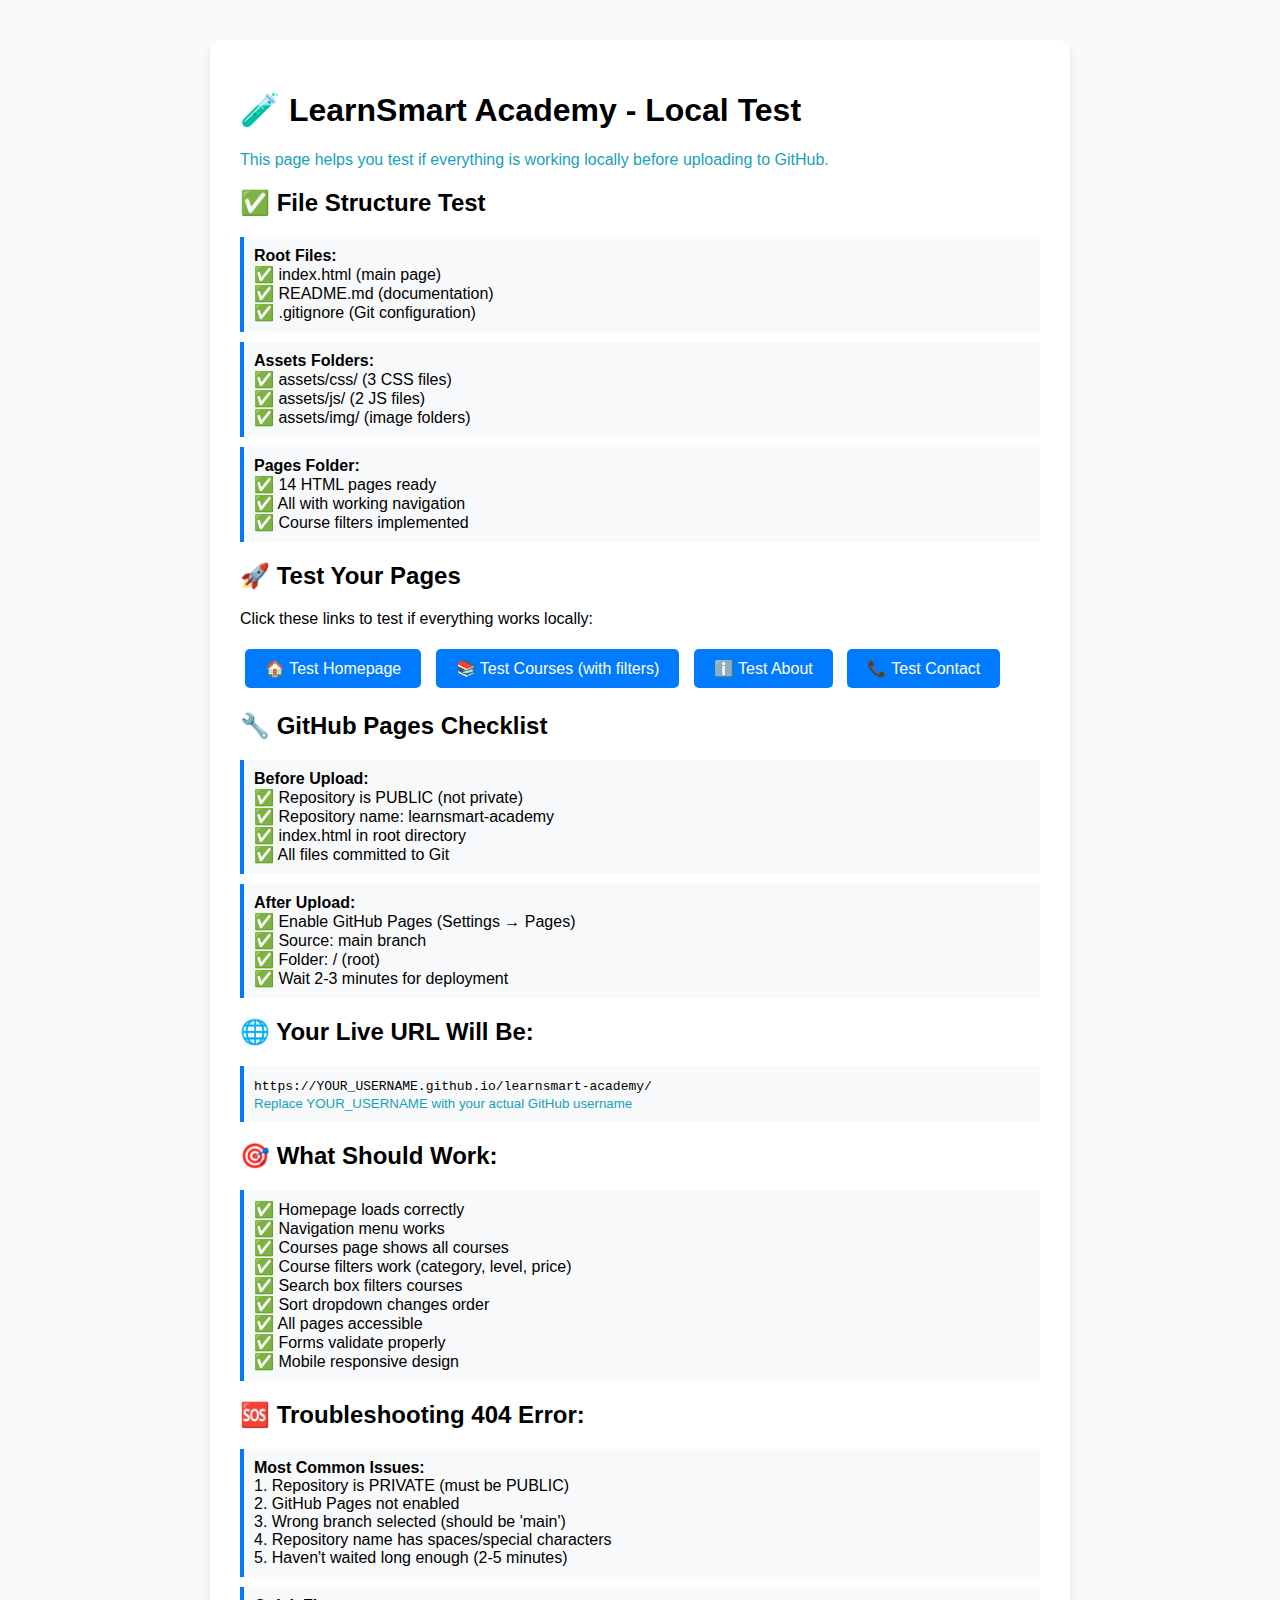
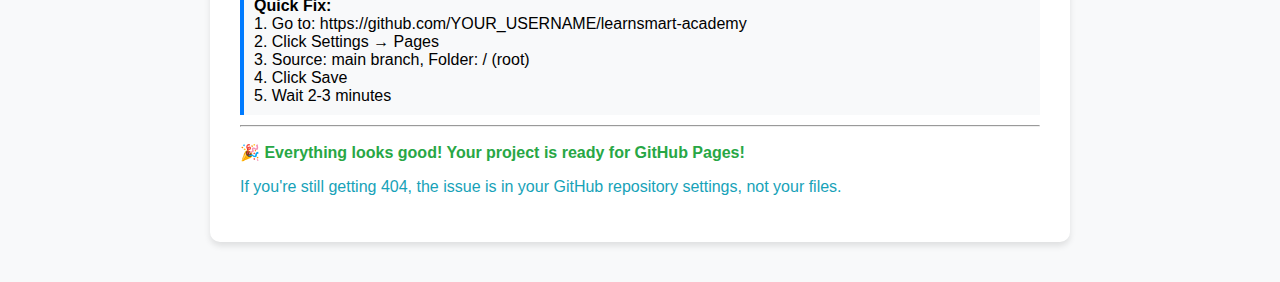
<file: test-local.html>
<!DOCTYPE html>
<html lang="en">
<head>
    <meta charset="UTF-8">
    <meta name="viewport" content="width=device-width, initial-scale=1.0">
    <title>Local Test - LearnSmart Academy</title>
    <style>
        body { font-family: Arial, sans-serif; margin: 40px; background: #f8f9fa; }
        .container { max-width: 800px; margin: 0 auto; background: white; padding: 30px; border-radius: 10px; box-shadow: 0 4px 6px rgba(0,0,0,0.1); }
        .success { color: #28a745; font-weight: bold; }
        .error { color: #dc3545; font-weight: bold; }
        .info { color: #17a2b8; }
        .test-item { margin: 10px 0; padding: 10px; border-left: 4px solid #007bff; background: #f8f9fa; }
        .btn { display: inline-block; padding: 10px 20px; background: #007bff; color: white; text-decoration: none; border-radius: 5px; margin: 5px; }
        .btn:hover { background: #0056b3; }
    </style>
</head>
<body>
    <div class="container">
        <h1>🧪 LearnSmart Academy - Local Test</h1>
        <p class="info">This page helps you test if everything is working locally before uploading to GitHub.</p>
        
        <h2>✅ File Structure Test</h2>
        <div class="test-item">
            <strong>Root Files:</strong>
            <br>✅ index.html (main page)
            <br>✅ README.md (documentation)
            <br>✅ .gitignore (Git configuration)
        </div>
        
        <div class="test-item">
            <strong>Assets Folders:</strong>
            <br>✅ assets/css/ (3 CSS files)
            <br>✅ assets/js/ (2 JS files)
            <br>✅ assets/img/ (image folders)
        </div>
        
        <div class="test-item">
            <strong>Pages Folder:</strong>
            <br>✅ 14 HTML pages ready
            <br>✅ All with working navigation
            <br>✅ Course filters implemented
        </div>
        
        <h2>🚀 Test Your Pages</h2>
        <p>Click these links to test if everything works locally:</p>
        
        <a href="index.html" class="btn">🏠 Test Homepage</a>
        <a href="pages/courses.html" class="btn">📚 Test Courses (with filters)</a>
        <a href="pages/about.html" class="btn">ℹ️ Test About</a>
        <a href="pages/contact.html" class="btn">📞 Test Contact</a>
        
        <h2>🔧 GitHub Pages Checklist</h2>
        <div class="test-item">
            <strong>Before Upload:</strong>
            <br>✅ Repository is PUBLIC (not private)
            <br>✅ Repository name: learnsmart-academy
            <br>✅ index.html in root directory
            <br>✅ All files committed to Git
        </div>
        
        <div class="test-item">
            <strong>After Upload:</strong>
            <br>✅ Enable GitHub Pages (Settings → Pages)
            <br>✅ Source: main branch
            <br>✅ Folder: / (root)
            <br>✅ Wait 2-3 minutes for deployment
        </div>
        
        <h2>🌐 Your Live URL Will Be:</h2>
        <div class="test-item">
            <code>https://YOUR_USERNAME.github.io/learnsmart-academy/</code>
            <br><small class="info">Replace YOUR_USERNAME with your actual GitHub username</small>
        </div>
        
        <h2>🎯 What Should Work:</h2>
        <div class="test-item">
            ✅ Homepage loads correctly
            <br>✅ Navigation menu works
            <br>✅ Courses page shows all courses
            <br>✅ Course filters work (category, level, price)
            <br>✅ Search box filters courses
            <br>✅ Sort dropdown changes order
            <br>✅ All pages accessible
            <br>✅ Forms validate properly
            <br>✅ Mobile responsive design
        </div>
        
        <h2>🆘 Troubleshooting 404 Error:</h2>
        <div class="test-item">
            <strong>Most Common Issues:</strong>
            <br>1. Repository is PRIVATE (must be PUBLIC)
            <br>2. GitHub Pages not enabled
            <br>3. Wrong branch selected (should be 'main')
            <br>4. Repository name has spaces/special characters
            <br>5. Haven't waited long enough (2-5 minutes)
        </div>
        
        <div class="test-item">
            <strong>Quick Fix:</strong>
            <br>1. Go to: https://github.com/YOUR_USERNAME/learnsmart-academy
            <br>2. Click Settings → Pages
            <br>3. Source: main branch, Folder: / (root)
            <br>4. Click Save
            <br>5. Wait 2-3 minutes
        </div>
        
        <hr>
        <p class="success"><strong>🎉 Everything looks good! Your project is ready for GitHub Pages!</strong></p>
        <p class="info">If you're still getting 404, the issue is in your GitHub repository settings, not your files.</p>
    </div>
</body>
</html>
</file>
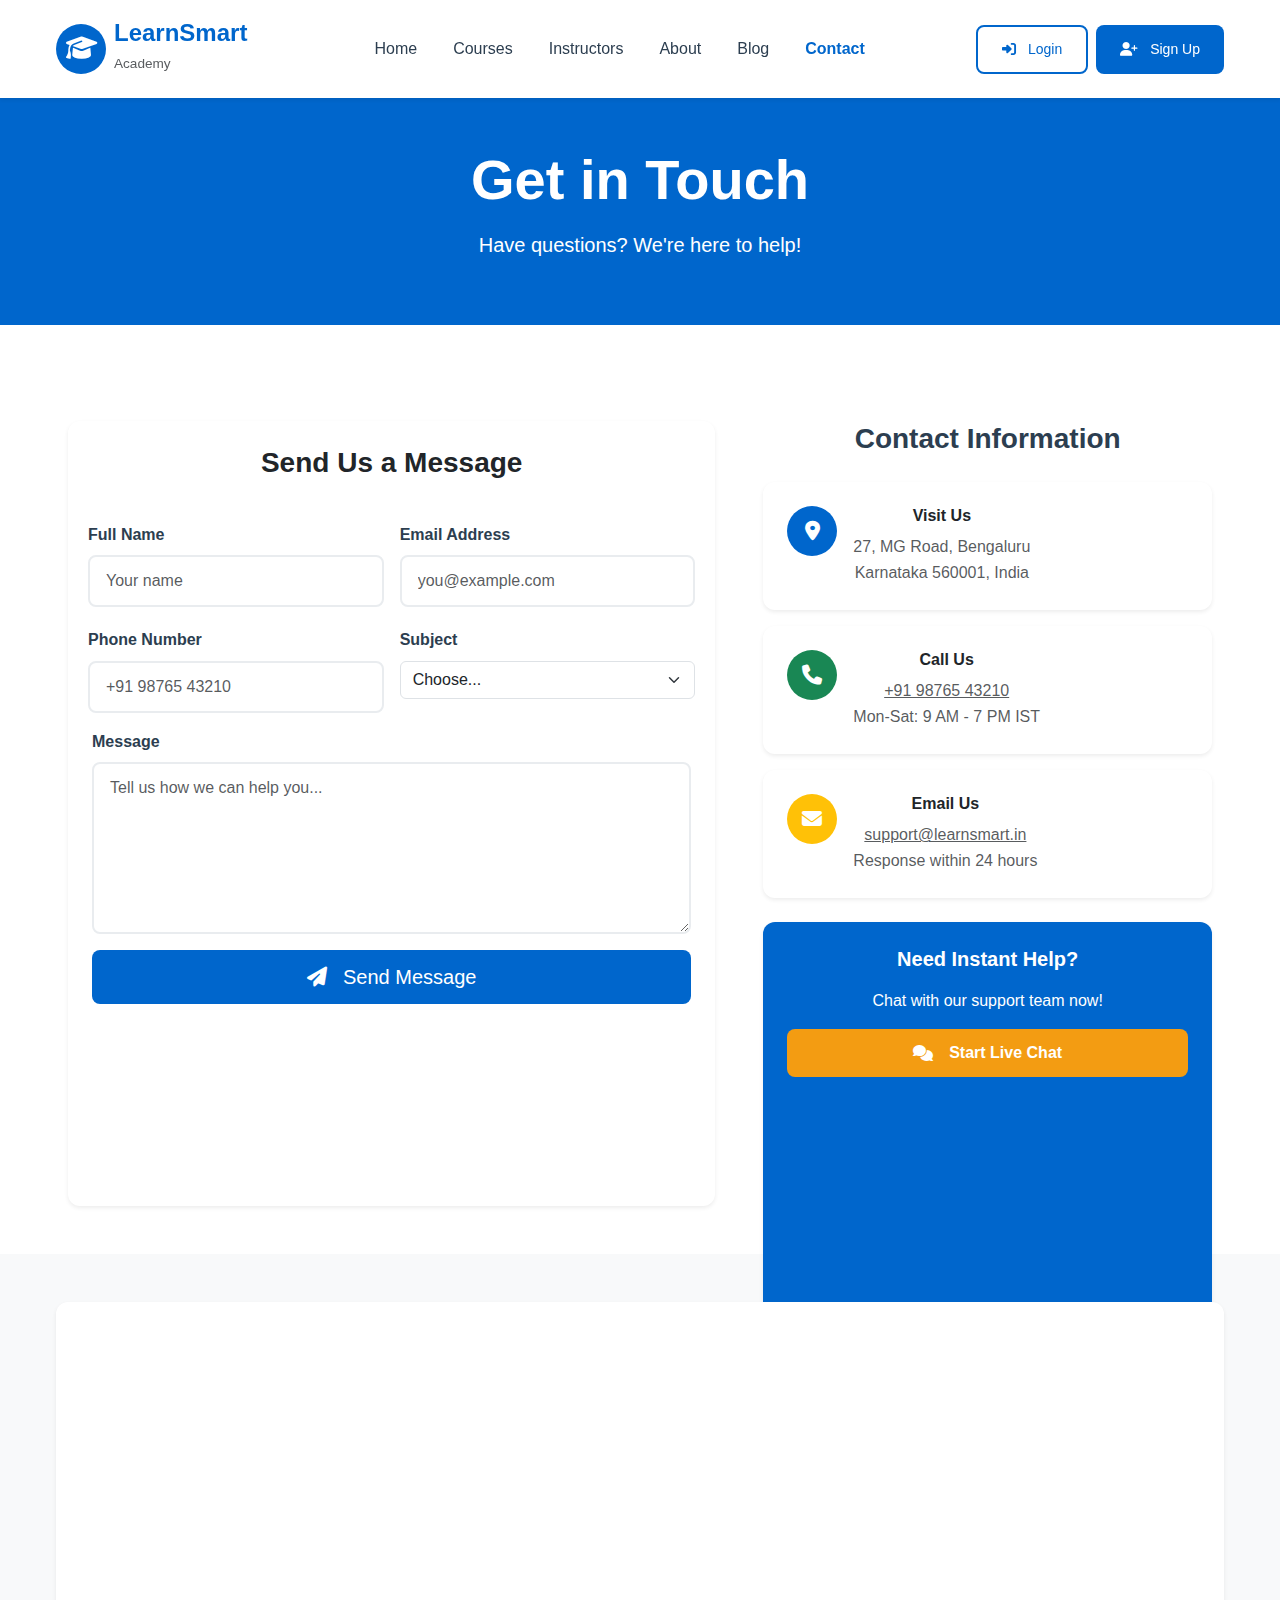
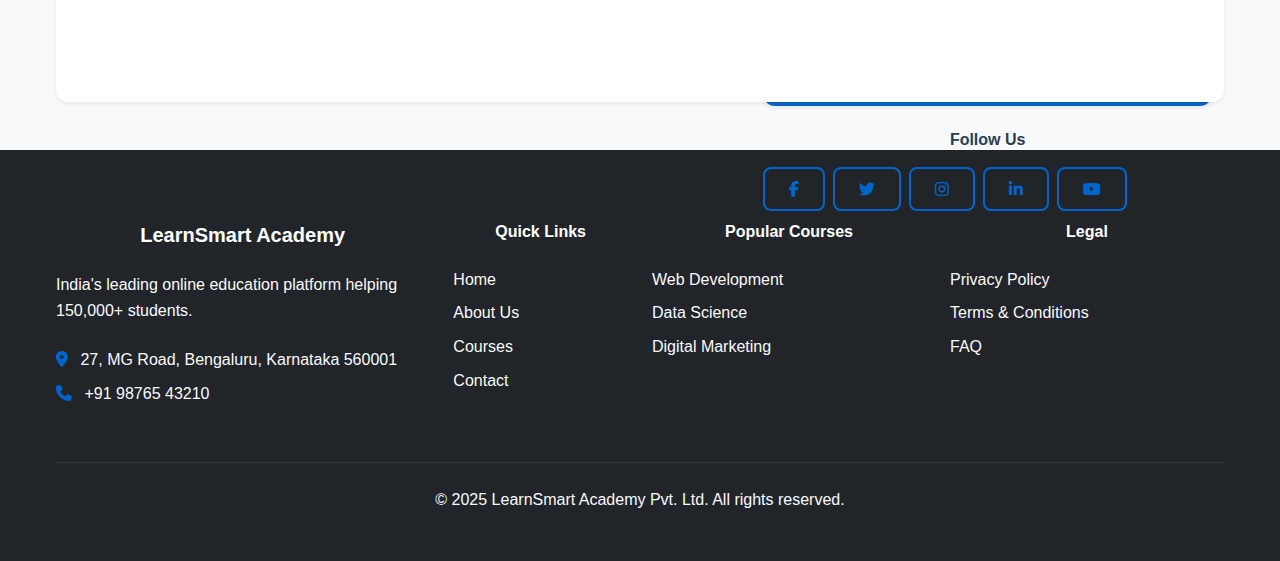
<file: pages/contact.html>
<!DOCTYPE html>
<html lang="en">
<head>
    <meta charset="UTF-8">
    <meta name="viewport" content="width=device-width, initial-scale=1.0">
    <meta name="description" content="Contact LearnSmart Academy - We're here to help! Get in touch with our support team.">
    <title>Contact Us - LearnSmart Academy</title>
    
    <!-- Favicon -->
    <link rel="icon" type="image/x-icon" href="data:image/svg+xml,<svg xmlns='http://www.w3.org/2000/svg' viewBox='0 0 100 100'><text y='.9em' font-size='90'>🎓</text></svg>">
    
    <link href="https://cdn.jsdelivr.net/npm/bootstrap@5.3.2/dist/css/bootstrap.min.css" rel="stylesheet">
    <link href="https://cdnjs.cloudflare.com/ajax/libs/font-awesome/6.4.0/css/all.min.css" rel="stylesheet">
    <link href="../assets/css/style.css" rel="stylesheet">
    <link href="../assets/css/layout.css" rel="stylesheet">
    <link href="../assets/css/responsive.css" rel="stylesheet">
</head>
<body>
    <!-- Header Navigation -->
    <nav class="navbar navbar-expand-lg navbar-light bg-white sticky-top shadow-sm">
        <div class="container">
            <a class="navbar-brand d-flex align-items-center" href="../index.html">
                <div class="bg-primary text-white rounded-circle d-flex align-items-center justify-content-center me-2" 
                     style="width: 50px; height: 50px;">
                    <i class="fas fa-graduation-cap fa-lg"></i>
                </div>
                <div>
                    <h4 class="mb-0 fw-bold text-primary" style="line-height: 1;">LearnSmart</h4>
                    <small class="text-muted" style="font-size: 0.85rem;">Academy</small>
                </div>
            </a>
            
            <button class="navbar-toggler border-0" type="button" data-bs-toggle="collapse" data-bs-target="#navbarMain">
                <span class="navbar-toggler-icon"></span>
            </button>
            
            <div class="collapse navbar-collapse" id="navbarMain">
                <ul class="navbar-nav mx-auto">
                    <li class="nav-item"><a class="nav-link" href="../index.html">Home</a></li>
                    <li class="nav-item"><a class="nav-link" href="courses.html">Courses</a></li>
                    <li class="nav-item"><a class="nav-link" href="instructors.html">Instructors</a></li>
                    <li class="nav-item"><a class="nav-link" href="about.html">About</a></li>
                    <li class="nav-item"><a class="nav-link" href="blog.html">Blog</a></li>
                    <li class="nav-item"><a class="nav-link active fw-bold" href="contact.html">Contact</a></li>
                </ul>
                <div class="d-flex gap-2">
                    <a href="login.html" class="btn btn-outline-primary btn-sm">
                        <i class="fas fa-sign-in-alt me-1"></i>Login
                    </a>
                    <a href="register.html" class="btn btn-primary btn-sm">
                        <i class="fas fa-user-plus me-1"></i>Sign Up
                    </a>
                </div>
            </div>
        </div>
    </nav>
    
    <!-- Page Header -->
    <section class="bg-primary text-white py-5">
        <div class="container text-center">
            <h1 class="display-4 fw-bold mb-3">Get in Touch</h1>
            <p class="lead">Have questions? We're here to help!</p>
        </div>
    </section>
    
    <!-- Contact Section -->
    <section class="section">
        <div class="container">
            <div class="row g-5">
                <!-- Contact Form -->
                <div class="col-lg-7">
                    <div class="card border-0 shadow-sm p-4">
                        <h3 class="fw-bold mb-4">Send Us a Message</h3>
                        <form id="contactForm">
                            <div class="row g-3">
                                <div class="col-md-6">
                                    <label for="name" class="form-label fw-bold">Full Name</label>
                                    <input type="text" class="form-control" id="name" placeholder="Your name" required>
                                </div>
                                <div class="col-md-6">
                                    <label for="email" class="form-label fw-bold">Email Address</label>
                                    <input type="email" class="form-control" id="email" placeholder="you@example.com" required>
                                </div>
                            </div>
                            
                            <div class="row g-3 mt-1">
                                <div class="col-md-6">
                                    <label for="phone" class="form-label fw-bold">Phone Number</label>
                                    <input type="tel" class="form-control" id="phone" placeholder="+91 98765 43210" required>
                                </div>
                                <div class="col-md-6">
                                    <label for="subject" class="form-label fw-bold">Subject</label>
                                    <select class="form-select" id="subject" required>
                                        <option value="">Choose...</option>
                                        <option>General Inquiry</option>
                                        <option>Course Support</option>
                                        <option>Technical Issue</option>
                                        <option>Payment Issue</option>
                                        <option>Become an Instructor</option>
                                        <option>Partnership</option>
                                    </select>
                                </div>
                            </div>
                            
                            <div class="mb-3 mt-3">
                                <label for="message" class="form-label fw-bold">Message</label>
                                <textarea class="form-control" id="message" rows="6" 
                                          placeholder="Tell us how we can help you..." required></textarea>
                            </div>
                            
                            <button type="submit" class="btn btn-primary btn-lg w-100">
                                <i class="fas fa-paper-plane me-2"></i>Send Message
                            </button>
                        </form>
                    </div>
                </div>
                
                <!-- Contact Info -->
                <div class="col-lg-5">
                    <div class="mb-4">
                        <h3 class="fw-bold mb-4">Contact Information</h3>
                        
                        <div class="card border-0 shadow-sm mb-3">
                            <div class="card-body p-4">
                                <div class="d-flex">
                                    <div class="bg-primary text-white rounded-circle d-flex align-items-center justify-content-center me-3" 
                                         style="width: 50px; height: 50px; flex-shrink: 0;">
                                        <i class="fas fa-map-marker-alt fa-lg"></i>
                                    </div>
                                    <div>
                                        <h6 class="fw-bold mb-2">Visit Us</h6>
                                        <p class="text-muted mb-0">
                                            27, MG Road, Bengaluru<br>
                                            Karnataka 560001, India
                                        </p>
                                    </div>
                                </div>
                            </div>
                        </div>
                        
                        <div class="card border-0 shadow-sm mb-3">
                            <div class="card-body p-4">
                                <div class="d-flex">
                                    <div class="bg-success text-white rounded-circle d-flex align-items-center justify-content-center me-3" 
                                         style="width: 50px; height: 50px; flex-shrink: 0;">
                                        <i class="fas fa-phone fa-lg"></i>
                                    </div>
                                    <div>
                                        <h6 class="fw-bold mb-2">Call Us</h6>
                                        <p class="text-muted mb-0">
                                            <a href="tel:+919876543210" class="text-muted">+91 98765 43210</a><br>
                                            Mon-Sat: 9 AM - 7 PM IST
                                        </p>
                                    </div>
                                </div>
                            </div>
                        </div>
                        
                        <div class="card border-0 shadow-sm mb-3">
                            <div class="card-body p-4">
                                <div class="d-flex">
                                    <div class="bg-warning text-white rounded-circle d-flex align-items-center justify-content-center me-3" 
                                         style="width: 50px; height: 50px; flex-shrink: 0;">
                                        <i class="fas fa-envelope fa-lg"></i>
                                    </div>
                                    <div>
                                        <h6 class="fw-bold mb-2">Email Us</h6>
                                        <p class="text-muted mb-0">
                                            <a href="mailto:support@learnsmart.in" class="text-muted">support@learnsmart.in</a><br>
                                            Response within 24 hours
                                        </p>
                                    </div>
                                </div>
                            </div>
                        </div>
                    </div>
                    
                    <div class="card border-0 shadow-sm bg-primary text-white p-4">
                        <h5 class="fw-bold mb-3">Need Instant Help?</h5>
                        <p class="mb-3">Chat with our support team now!</p>
                        <button class="btn btn-warning fw-bold">
                            <i class="fas fa-comments me-2"></i>Start Live Chat
                        </button>
                    </div>
                    
                    <div class="mt-4">
                        <h6 class="fw-bold mb-3">Follow Us</h6>
                        <div class="d-flex gap-2">
                            <a href="#" class="btn btn-outline-primary"><i class="fab fa-facebook-f"></i></a>
                            <a href="#" class="btn btn-outline-primary"><i class="fab fa-twitter"></i></a>
                            <a href="#" class="btn btn-outline-primary"><i class="fab fa-instagram"></i></a>
                            <a href="#" class="btn btn-outline-primary"><i class="fab fa-linkedin-in"></i></a>
                            <a href="#" class="btn btn-outline-primary"><i class="fab fa-youtube"></i></a>
                        </div>
                    </div>
                </div>
            </div>
        </div>
    </section>
    
    <!-- Map Section -->
    <section class="section bg-light">
        <div class="container">
            <div class="card border-0 shadow-sm">
                <div class="card-body p-0">
                    <iframe 
                        src="https://www.google.com/maps/embed?pb=!1m18!1m12!1m3!1d3887.8977524439626!2d77.60353931482175!3d12.975753590851383!2m3!1f0!2f0!3f0!3m2!1i1024!2i768!4f13.1!3m3!1m2!1s0x3bae1670c9b44e6d%3A0xf8dfc3e8517e4fe0!2sBengaluru%2C%20Karnataka!5e0!3m2!1sen!2sin!4v1635000000000!5m2!1sen!2sin" 
                        width="100%" 
                        height="400" 
                        style="border:0;" 
                        allowfullscreen="" 
                        loading="lazy">
                    </iframe>
                </div>
            </div>
        </div>
    </section>
    
    <!-- Footer -->
    <footer class="bg-dark text-light py-5">
        <div class="container">
            <div class="row g-4">
                <div class="col-lg-4 col-md-6">
                    <h5 class="text-white mb-4">LearnSmart Academy</h5>
                    <p class="text-light mb-4">
                        India's leading online education platform helping 150,000+ students.
                    </p>
                    <div class="mb-2">
                        <i class="fas fa-map-marker-alt text-primary me-2"></i>
                        <span>27, MG Road, Bengaluru, Karnataka 560001</span>
                    </div>
                    <div class="mb-2">
                        <i class="fas fa-phone text-primary me-2"></i>
                        <a href="tel:+919876543210" class="text-light">+91 98765 43210</a>
                    </div>
                </div>
                
                <div class="col-lg-2 col-md-6">
                    <h6 class="text-white mb-4">Quick Links</h6>
                    <ul class="list-unstyled">
                        <li class="mb-2"><a href="../index.html" class="text-light">Home</a></li>
                        <li class="mb-2"><a href="about.html" class="text-light">About Us</a></li>
                        <li class="mb-2"><a href="courses.html" class="text-light">Courses</a></li>
                        <li class="mb-2"><a href="contact.html" class="text-light">Contact</a></li>
                    </ul>
                </div>
                
                <div class="col-lg-3 col-md-6">
                    <h6 class="text-white mb-4">Popular Courses</h6>
                    <ul class="list-unstyled">
                        <li class="mb-2"><a href="courses.html" class="text-light">Web Development</a></li>
                        <li class="mb-2"><a href="courses.html" class="text-light">Data Science</a></li>
                        <li class="mb-2"><a href="courses.html" class="text-light">Digital Marketing</a></li>
                    </ul>
                </div>
                
                <div class="col-lg-3 col-md-6">
                    <h6 class="text-white mb-4">Legal</h6>
                    <ul class="list-unstyled">
                        <li class="mb-2"><a href="privacy-policy.html" class="text-light">Privacy Policy</a></li>
                        <li class="mb-2"><a href="terms.html" class="text-light">Terms & Conditions</a></li>
                        <li class="mb-2"><a href="faq.html" class="text-light">FAQ</a></li>
                    </ul>
                </div>
            </div>
            
            <hr class="my-4 border-secondary">
            
            <div class="text-center">
                <p class="mb-0">&copy; 2025 LearnSmart Academy Pvt. Ltd. All rights reserved.</p>
            </div>
        </div>
    </footer>
    
    <script src="https://cdn.jsdelivr.net/npm/bootstrap@5.3.2/dist/js/bootstrap.bundle.min.js"></script>
    <script>
        document.getElementById('contactForm').addEventListener('submit', function(e) {
            e.preventDefault();
            alert('Thank you for contacting us! We will get back to you within 24 hours.');
            this.reset();
        });
    </script>
</body>
</html>
</file>
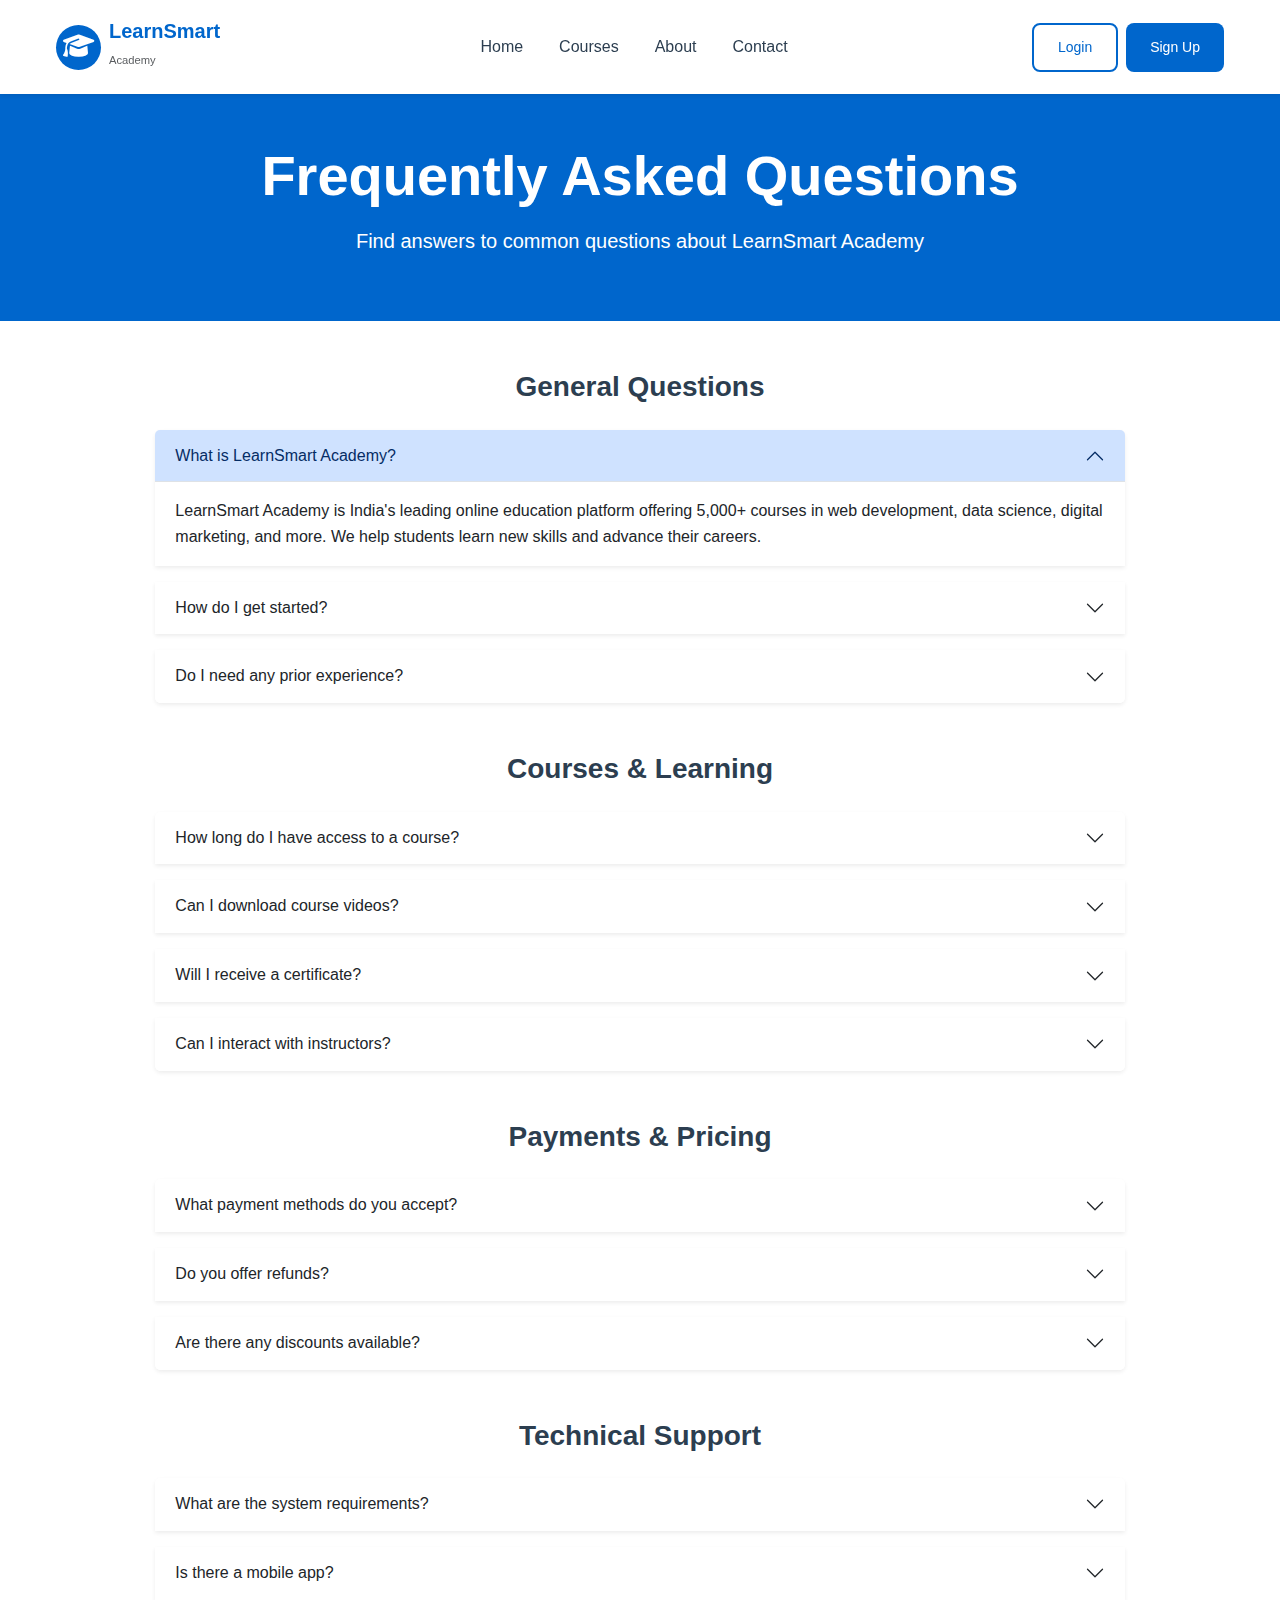
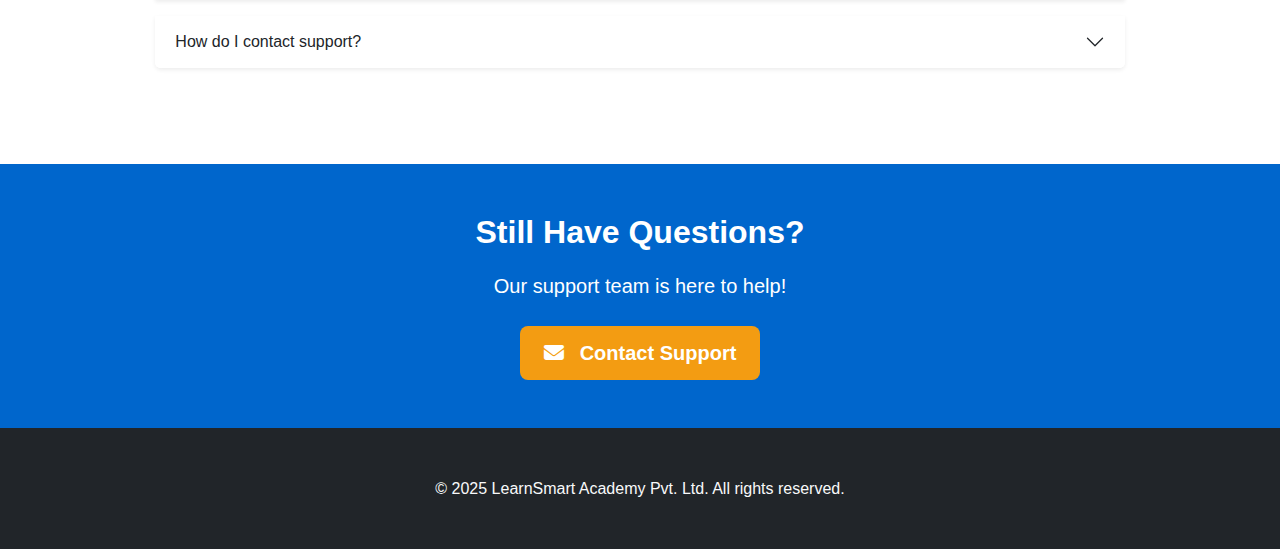
<file: pages/faq.html>
<!DOCTYPE html>
<html lang="en">
<head>
    <meta charset="UTF-8">
    <meta name="viewport" content="width=device-width, initial-scale=1.0">
    <meta name="description" content="Frequently Asked Questions about LearnSmart Academy - Get answers to common questions.">
    <title>FAQ - LearnSmart Academy</title>
    
    <!-- Favicon -->
    <link rel="icon" type="image/x-icon" href="data:image/svg+xml,<svg xmlns='http://www.w3.org/2000/svg' viewBox='0 0 100 100'><text y='.9em' font-size='90'>🎓</text></svg>">
    
    <link href="https://cdn.jsdelivr.net/npm/bootstrap@5.3.2/dist/css/bootstrap.min.css" rel="stylesheet">
    <link href="https://cdnjs.cloudflare.com/ajax/libs/font-awesome/6.4.0/css/all.min.css" rel="stylesheet">
    <link href="../assets/css/style.css" rel="stylesheet">
    <link href="../assets/css/layout.css" rel="stylesheet">
    <link href="../assets/css/responsive.css" rel="stylesheet">
</head>
<body>
    <!-- Header Navigation -->
    <nav class="navbar navbar-expand-lg navbar-light bg-white sticky-top shadow-sm">
        <div class="container">
            <a class="navbar-brand d-flex align-items-center" href="../index.html">
                <div class="bg-primary text-white rounded-circle d-flex align-items-center justify-content-center me-2" 
                     style="width: 45px; height: 45px;">
                    <i class="fas fa-graduation-cap fa-lg"></i>
                </div>
                <div>
                    <h5 class="mb-0 fw-bold text-primary" style="line-height: 1;">LearnSmart</h5>
                    <small class="text-muted" style="font-size: 0.7rem;">Academy</small>
                </div>
            </a>
            
            <button class="navbar-toggler border-0" type="button" data-bs-toggle="collapse" data-bs-target="#navbarMain">
                <span class="navbar-toggler-icon"></span>
            </button>
            
            <div class="collapse navbar-collapse" id="navbarMain">
                <ul class="navbar-nav mx-auto">
                    <li class="nav-item"><a class="nav-link" href="../index.html">Home</a></li>
                    <li class="nav-item"><a class="nav-link" href="courses.html">Courses</a></li>
                    <li class="nav-item"><a class="nav-link" href="about.html">About</a></li>
                    <li class="nav-item"><a class="nav-link" href="contact.html">Contact</a></li>
                </ul>
                <div class="d-flex gap-2">
                    <a href="login.html" class="btn btn-outline-primary btn-sm">Login</a>
                    <a href="register.html" class="btn btn-primary btn-sm">Sign Up</a>
                </div>
            </div>
        </div>
    </nav>
    
    <!-- Hero -->
    <section class="bg-primary text-white py-5">
        <div class="container text-center">
            <h1 class="display-4 fw-bold mb-3">Frequently Asked Questions</h1>
            <p class="lead">Find answers to common questions about LearnSmart Academy</p>
        </div>
    </section>
    
    <!-- FAQ Content -->
    <section class="section">
        <div class="container">
            <div class="row justify-content-center">
                <div class="col-lg-10">
                    <!-- General Questions -->
                    <h3 class="fw-bold mb-4">General Questions</h3>
                    <div class="accordion mb-5" id="generalAccordion">
                        <div class="accordion-item border-0 shadow-sm mb-3">
                            <h2 class="accordion-header">
                                <button class="accordion-button" type="button" data-bs-toggle="collapse" data-bs-target="#g1">
                                    What is LearnSmart Academy?
                                </button>
                            </h2>
                            <div id="g1" class="accordion-collapse collapse show" data-bs-parent="#generalAccordion">
                                <div class="accordion-body">
                                    LearnSmart Academy is India's leading online education platform offering 5,000+ courses in web development, 
                                    data science, digital marketing, and more. We help students learn new skills and advance their careers.
                                </div>
                            </div>
                        </div>
                        
                        <div class="accordion-item border-0 shadow-sm mb-3">
                            <h2 class="accordion-header">
                                <button class="accordion-button collapsed" type="button" data-bs-toggle="collapse" data-bs-target="#g2">
                                    How do I get started?
                                </button>
                            </h2>
                            <div id="g2" class="accordion-collapse collapse" data-bs-parent="#generalAccordion">
                                <div class="accordion-body">
                                    Simply create a free account, browse our course catalog, and enroll in courses that interest you. 
                                    You can start learning immediately after enrollment.
                                </div>
                            </div>
                        </div>
                        
                        <div class="accordion-item border-0 shadow-sm mb-3">
                            <h2 class="accordion-header">
                                <button class="accordion-button collapsed" type="button" data-bs-toggle="collapse" data-bs-target="#g3">
                                    Do I need any prior experience?
                                </button>
                            </h2>
                            <div id="g3" class="accordion-collapse collapse" data-bs-parent="#generalAccordion">
                                <div class="accordion-body">
                                    No! We offer courses for all levels - from complete beginners to advanced professionals. 
                                    Each course clearly states its requirements.
                                </div>
                            </div>
                        </div>
                    </div>
                    
                    <!-- Courses & Learning -->
                    <h3 class="fw-bold mb-4">Courses & Learning</h3>
                    <div class="accordion mb-5" id="coursesAccordion">
                        <div class="accordion-item border-0 shadow-sm mb-3">
                            <h2 class="accordion-header">
                                <button class="accordion-button collapsed" type="button" data-bs-toggle="collapse" data-bs-target="#c1">
                                    How long do I have access to a course?
                                </button>
                            </h2>
                            <div id="c1" class="accordion-collapse collapse" data-bs-parent="#coursesAccordion">
                                <div class="accordion-body">
                                    Once you enroll in a course, you have lifetime access. Learn at your own pace, anytime, anywhere.
                                </div>
                            </div>
                        </div>
                        
                        <div class="accordion-item border-0 shadow-sm mb-3">
                            <h2 class="accordion-header">
                                <button class="accordion-button collapsed" type="button" data-bs-toggle="collapse" data-bs-target="#c2">
                                    Can I download course videos?
                                </button>
                            </h2>
                            <div id="c2" class="accordion-collapse collapse" data-bs-parent="#coursesAccordion">
                                <div class="accordion-body">
                                    Yes, Pro and Enterprise plan subscribers can download course videos for offline viewing through our mobile app.
                                </div>
                            </div>
                        </div>
                        
                        <div class="accordion-item border-0 shadow-sm mb-3">
                            <h2 class="accordion-header">
                                <button class="accordion-button collapsed" type="button" data-bs-toggle="collapse" data-bs-target="#c3">
                                    Will I receive a certificate?
                                </button>
                            </h2>
                            <div id="c3" class="accordion-collapse collapse" data-bs-parent="#coursesAccordion">
                                <div class="accordion-body">
                                    Yes, you'll receive a verified certificate upon course completion that you can share on LinkedIn and add to your resume.
                                </div>
                            </div>
                        </div>
                        
                        <div class="accordion-item border-0 shadow-sm mb-3">
                            <h2 class="accordion-header">
                                <button class="accordion-button collapsed" type="button" data-bs-toggle="collapse" data-bs-target="#c4">
                                    Can I interact with instructors?
                                </button>
                            </h2>
                            <div id="c4" class="accordion-collapse collapse" data-bs-parent="#coursesAccordion">
                                <div class="accordion-body">
                                    Yes, you can ask questions in the course Q&A section and instructors will respond within 24-48 hours.
                                </div>
                            </div>
                        </div>
                    </div>
                    
                    <!-- Payments & Pricing -->
                    <h3 class="fw-bold mb-4">Payments & Pricing</h3>
                    <div class="accordion mb-5" id="paymentAccordion">
                        <div class="accordion-item border-0 shadow-sm mb-3">
                            <h2 class="accordion-header">
                                <button class="accordion-button collapsed" type="button" data-bs-toggle="collapse" data-bs-target="#p1">
                                    What payment methods do you accept?
                                </button>
                            </h2>
                            <div id="p1" class="accordion-collapse collapse" data-bs-parent="#paymentAccordion">
                                <div class="accordion-body">
                                    We accept credit/debit cards, UPI, net banking, and popular wallets like Paytm, PhonePe, and Google Pay.
                                </div>
                            </div>
                        </div>
                        
                        <div class="accordion-item border-0 shadow-sm mb-3">
                            <h2 class="accordion-header">
                                <button class="accordion-button collapsed" type="button" data-bs-toggle="collapse" data-bs-target="#p2">
                                    Do you offer refunds?
                                </button>
                            </h2>
                            <div id="p2" class="accordion-collapse collapse" data-bs-parent="#paymentAccordion">
                                <div class="accordion-body">
                                    Yes, we offer a 30-day money-back guarantee. If you're not satisfied with a course, contact us for a full refund.
                                </div>
                            </div>
                        </div>
                        
                        <div class="accordion-item border-0 shadow-sm mb-3">
                            <h2 class="accordion-header">
                                <button class="accordion-button collapsed" type="button" data-bs-toggle="collapse" data-bs-target="#p3">
                                    Are there any discounts available?
                                </button>
                            </h2>
                            <div id="p3" class="accordion-collapse collapse" data-bs-parent="#paymentAccordion">
                                <div class="accordion-body">
                                    We regularly offer discounts and promotions. Subscribe to our newsletter to get notified about special offers.
                                </div>
                            </div>
                        </div>
                    </div>
                    
                    <!-- Technical Support -->
                    <h3 class="fw-bold mb-4">Technical Support</h3>
                    <div class="accordion mb-5" id="techAccordion">
                        <div class="accordion-item border-0 shadow-sm mb-3">
                            <h2 class="accordion-header">
                                <button class="accordion-button collapsed" type="button" data-bs-toggle="collapse" data-bs-target="#t1">
                                    What are the system requirements?
                                </button>
                            </h2>
                            <div id="t1" class="accordion-collapse collapse" data-bs-parent="#techAccordion">
                                <div class="accordion-body">
                                    You need a computer or mobile device with internet connection and a modern web browser (Chrome, Firefox, Safari, or Edge).
                                </div>
                            </div>
                        </div>
                        
                        <div class="accordion-item border-0 shadow-sm mb-3">
                            <h2 class="accordion-header">
                                <button class="accordion-button collapsed" type="button" data-bs-toggle="collapse" data-bs-target="#t2">
                                    Is there a mobile app?
                                </button>
                            </h2>
                            <div id="t2" class="accordion-collapse collapse" data-bs-parent="#techAccordion">
                                <div class="accordion-body">
                                    Yes! Our mobile apps are available on iOS and Android. Download from the App Store or Google Play Store.
                                </div>
                            </div>
                        </div>
                        
                        <div class="accordion-item border-0 shadow-sm mb-3">
                            <h2 class="accordion-header">
                                <button class="accordion-button collapsed" type="button" data-bs-toggle="collapse" data-bs-target="#t3">
                                    How do I contact support?
                                </button>
                            </h2>
                            <div id="t3" class="accordion-collapse collapse" data-bs-parent="#techAccordion">
                                <div class="accordion-body">
                                    You can reach us via email at support@learnsmart.in or call +91 98765 43210. 
                                    We're available Monday to Saturday, 9 AM - 7 PM IST.
                                </div>
                            </div>
                        </div>
                    </div>
                </div>
            </div>
        </div>
    </section>
    
    <!-- CTA -->
    <section class="section bg-primary text-white">
        <div class="container text-center">
            <h2 class="fw-bold mb-3">Still Have Questions?</h2>
            <p class="lead mb-4">Our support team is here to help!</p>
            <a href="contact.html" class="btn btn-warning btn-lg fw-bold">
                <i class="fas fa-envelope me-2"></i>Contact Support
            </a>
        </div>
    </section>
    
    <!-- Footer -->
    <footer class="bg-dark text-light py-5">
        <div class="container text-center">
            <p class="mb-0">&copy; 2025 LearnSmart Academy Pvt. Ltd. All rights reserved.</p>
        </div>
    </footer>
    
    <script src="https://cdn.jsdelivr.net/npm/bootstrap@5.3.2/dist/js/bootstrap.bundle.min.js"></script>
</body>
</html>
</file>
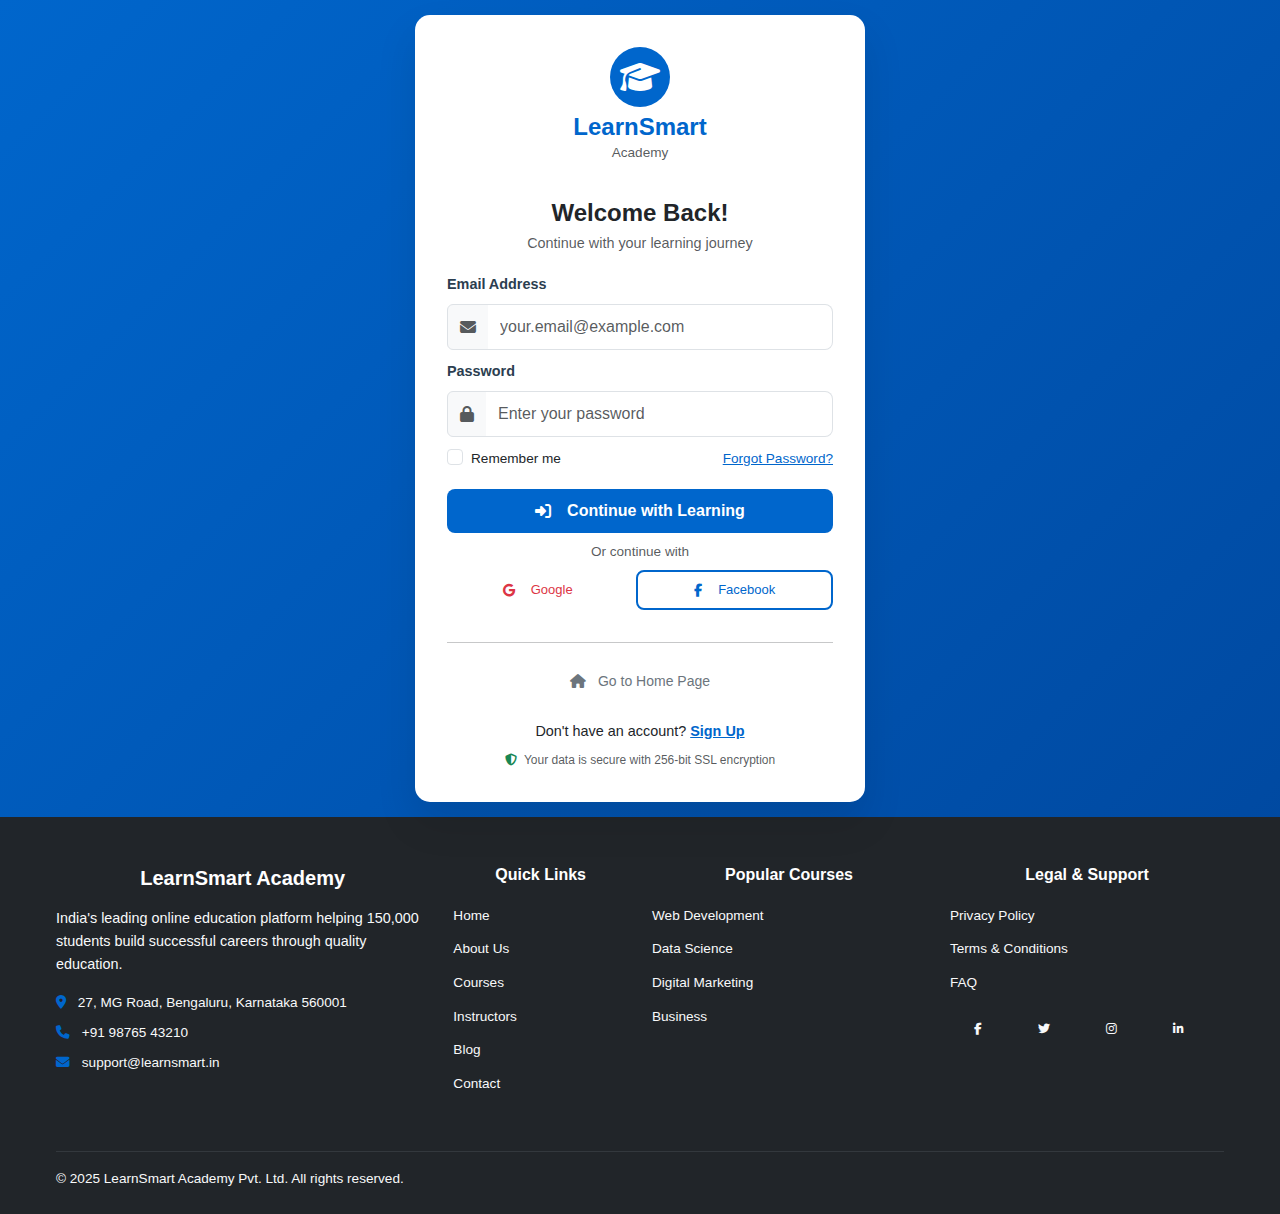
<file: pages/login.html>
<!DOCTYPE html>
<html lang="en">
<head>
    <meta charset="UTF-8">
    <meta name="viewport" content="width=device-width, initial-scale=1.0">
    <meta name="description" content="Login to LearnSmart Academy and access your courses, dashboard and more.">
    <title>Login - LearnSmart Academy</title>
    
    <!-- Favicon -->
    <link rel="icon" type="image/x-icon" href="data:image/svg+xml,<svg xmlns='http://www.w3.org/2000/svg' viewBox='0 0 100 100'><text y='.9em' font-size='90'>🎓</text></svg>">
    
    <link href="https://cdn.jsdelivr.net/npm/bootstrap@5.3.2/dist/css/bootstrap.min.css" rel="stylesheet">
    <link href="https://cdnjs.cloudflare.com/ajax/libs/font-awesome/6.4.0/css/all.min.css" rel="stylesheet">
    <link href="../assets/css/style.css" rel="stylesheet">
    <link href="../assets/css/layout.css" rel="stylesheet">
    <link href="../assets/css/responsive.css" rel="stylesheet">
    
    <style>
        body { 
            background: linear-gradient(135deg, #0066cc 0%, #004499 100%);
            min-height: 100vh;
            display: flex;
            flex-direction: column;
            margin: 0;
            padding: 0;
        }
        .login-wrapper {
            flex: 1;
            display: flex;
            align-items: center;
            justify-content: center;
            padding: 15px;
        }
        .login-container {
            width: 100%;
            max-width: 450px;
        }
        .card {
            overflow: visible;
            border-radius: 15px;
            box-shadow: 0 20px 40px rgba(0,0,0,0.1);
        }
        .input-group-text {
            padding: 10px 12px;
            background: #f8f9fa;
            border: 1px solid #dee2e6;
        }
        .form-control {
            padding: 10px 12px;
            border: 1px solid #dee2e6;
        }
        .btn-primary {
            background-color: #0066cc;
            border-color: #0066cc;
            padding: 10px;
        }
        .btn-primary:hover {
            background-color: #0052a3;
            border-color: #0052a3;
        }
        .text-primary {
            color: #0066cc !important;
        }
        .bg-primary {
            background-color: #0066cc !important;
        }
        .social-btn {
            padding: 8px;
            font-size: 13px;
        }
        .card-body {
            padding: 2rem !important;
        }
    </style>
</head>
<body>
    <div class="login-wrapper">
        <div class="login-container">
        <div class="card border-0">
            <div class="card-body">
                <div class="text-center mb-3">
                    <a href="../index.html" class="d-inline-block mb-3" style="text-decoration: none;">
                        <div class="bg-primary text-white rounded-circle d-inline-flex align-items-center justify-content-center mb-2" 
                             style="width: 60px; height: 60px;">
                            <i class="fas fa-graduation-cap fa-2x"></i>
                        </div>
                        <div>
                            <h4 class="mb-0 fw-bold text-primary" style="line-height: 1; font-size: 1.5rem;">LearnSmart</h4>
                            <small class="text-muted" style="font-size: 0.85rem;">Academy</small>
                        </div>
                    </a>
                    <h3 class="fw-bold mb-1 mt-3" style="font-size: 1.5rem;">Welcome Back!</h3>
                    <p class="text-muted mb-0" style="font-size: 0.9rem;">Continue with your learning journey</p>
                </div>
                
                <form id="loginForm">
                    <div class="mb-2">
                        <label for="email" class="form-label fw-bold" style="font-size: 0.9rem;">Email Address</label>
                        <div class="input-group">
                            <span class="input-group-text">
                                <i class="fas fa-envelope text-muted"></i>
                            </span>
                            <input type="email" class="form-control" id="email" 
                                   placeholder="your.email@example.com" required>
                        </div>
                    </div>
                    
                    <div class="mb-2">
                        <label for="password" class="form-label fw-bold" style="font-size: 0.9rem;">Password</label>
                        <div class="input-group">
                            <span class="input-group-text">
                                <i class="fas fa-lock text-muted"></i>
                            </span>
                            <input type="password" class="form-control" id="password" 
                                   placeholder="Enter your password" required>
                        </div>
                    </div>
                    
                    <div class="d-flex justify-content-between align-items-center mb-3">
                        <div class="form-check">
                            <input class="form-check-input" type="checkbox" id="remember">
                            <label class="form-check-label" for="remember" style="font-size: 0.85rem;">Remember me</label>
                        </div>
                        <a href="#" class="text-primary" style="font-size: 0.85rem;">Forgot Password?</a>
                    </div>
                    
                    <button type="submit" class="btn btn-primary w-100 fw-bold mb-2">
                        <i class="fas fa-sign-in-alt me-2"></i>Continue with Learning
                    </button>
                    
                    <div class="text-center">
                        <p class="text-muted mb-2" style="font-size: 0.85rem;">Or continue with</p>
                        <div class="d-flex gap-2 mb-3">
                            <button type="button" class="btn btn-outline-danger flex-fill social-btn">
                                <i class="fab fa-google me-2"></i>Google
                            </button>
                            <button type="button" class="btn btn-outline-primary flex-fill social-btn">
                                <i class="fab fa-facebook-f me-2"></i>Facebook
                            </button>
                        </div>
                    </div>
                </form>
                
                <hr class="my-3">
                
                <div class="text-center mb-3">
                    <a href="../index.html" class="btn btn-outline-secondary btn-sm">
                        <i class="fas fa-home me-1"></i>Go to Home Page
                    </a>
                </div>
                
                <div class="text-center mb-2">
                    <p class="mb-0" style="font-size: 0.9rem;">Don't have an account? 
                        <a href="register.html" class="text-primary fw-bold">Sign Up</a>
                    </p>
                </div>
                
                <div class="text-center">
                    <p class="text-muted mb-0" style="font-size: 0.75rem;">
                        <i class="fas fa-shield-alt text-success me-1"></i>
                        Your data is secure with 256-bit SSL encryption
                    </p>
                </div>
            </div>
        </div>
    </div>
    </div>
    
    <!-- Footer -->
    <footer class="bg-dark text-light py-4 mt-auto">
        <div class="container">
            <div class="row g-4">
                <div class="col-lg-4 col-md-6">
                    <h5 class="text-white mb-3">LearnSmart Academy</h5>
                    <p class="text-light mb-3" style="font-size: 0.9rem;">
                        India's leading online education platform helping 150,000 students 
                        build successful careers through quality education.
                    </p>
                    <div class="mb-2" style="font-size: 0.85rem;">
                        <i class="fas fa-map-marker-alt text-primary me-2"></i>
                        <span>27, MG Road, Bengaluru, Karnataka 560001</span>
                    </div>
                    <div class="mb-2" style="font-size: 0.85rem;">
                        <i class="fas fa-phone text-primary me-2"></i>
                        <a href="tel:+919876543210" class="text-light text-decoration-none">+91 98765 43210</a>
                    </div>
                    <div class="mb-2" style="font-size: 0.85rem;">
                        <i class="fas fa-envelope text-primary me-2"></i>
                        <a href="mailto:support@learnsmart.in" class="text-light text-decoration-none">support@learnsmart.in</a>
                    </div>
                </div>
                
                <div class="col-lg-2 col-md-6">
                    <h6 class="text-white mb-3">Quick Links</h6>
                    <ul class="list-unstyled">
                        <li class="mb-2"><a href="../index.html" class="text-light text-decoration-none" style="font-size: 0.85rem;">Home</a></li>
                        <li class="mb-2"><a href="about.html" class="text-light text-decoration-none" style="font-size: 0.85rem;">About Us</a></li>
                        <li class="mb-2"><a href="courses.html" class="text-light text-decoration-none" style="font-size: 0.85rem;">Courses</a></li>
                        <li class="mb-2"><a href="instructors.html" class="text-light text-decoration-none" style="font-size: 0.85rem;">Instructors</a></li>
                        <li class="mb-2"><a href="blog.html" class="text-light text-decoration-none" style="font-size: 0.85rem;">Blog</a></li>
                        <li class="mb-2"><a href="contact.html" class="text-light text-decoration-none" style="font-size: 0.85rem;">Contact</a></li>
                    </ul>
                </div>
                
                <div class="col-lg-3 col-md-6">
                    <h6 class="text-white mb-3">Popular Courses</h6>
                    <ul class="list-unstyled">
                        <li class="mb-2"><a href="courses.html?category=web-development" class="text-light text-decoration-none" style="font-size: 0.85rem;">Web Development</a></li>
                        <li class="mb-2"><a href="courses.html?category=data-science" class="text-light text-decoration-none" style="font-size: 0.85rem;">Data Science</a></li>
                        <li class="mb-2"><a href="courses.html?category=digital-marketing" class="text-light text-decoration-none" style="font-size: 0.85rem;">Digital Marketing</a></li>
                        <li class="mb-2"><a href="courses.html?category=business" class="text-light text-decoration-none" style="font-size: 0.85rem;">Business</a></li>
                    </ul>
                </div>
                
                <div class="col-lg-3 col-md-6">
                    <h6 class="text-white mb-3">Legal & Support</h6>
                    <ul class="list-unstyled">
                        <li class="mb-2"><a href="privacy-policy.html" class="text-light text-decoration-none" style="font-size: 0.85rem;">Privacy Policy</a></li>
                        <li class="mb-2"><a href="terms.html" class="text-light text-decoration-none" style="font-size: 0.85rem;">Terms & Conditions</a></li>
                        <li class="mb-2"><a href="faq.html" class="text-light text-decoration-none" style="font-size: 0.85rem;">FAQ</a></li>
                    </ul>
                    <div class="social-links d-flex gap-2 mt-3">
                        <a href="https://facebook.com" class="btn btn-outline-light btn-sm" style="font-size: 0.75rem;"><i class="fab fa-facebook-f"></i></a>
                        <a href="https://twitter.com" class="btn btn-outline-light btn-sm" style="font-size: 0.75rem;"><i class="fab fa-twitter"></i></a>
                        <a href="https://instagram.com" class="btn btn-outline-light btn-sm" style="font-size: 0.75rem;"><i class="fab fa-instagram"></i></a>
                        <a href="https://linkedin.com" class="btn btn-outline-light btn-sm" style="font-size: 0.75rem;"><i class="fab fa-linkedin-in"></i></a>
                    </div>
                </div>
            </div>
            
            <hr class="my-3 border-secondary">
            
            <div class="row align-items-center">
                <div class="col-md-6 text-center text-md-start">
                    <p class="mb-0" style="font-size: 0.85rem;">&copy; 2025 LearnSmart Academy Pvt. Ltd. All rights reserved.</p>
                </div>
            </div>
        </div>
    </footer>
    
    <script src="https://cdn.jsdelivr.net/npm/bootstrap@5.3.2/dist/js/bootstrap.bundle.min.js"></script>
    <script>
        document.getElementById('loginForm').addEventListener('submit', function(e) {
            e.preventDefault();
            alert('Login successful! Redirecting to dashboard...');
            window.location.href = 'dashboard.html';
        });
    </script>
</body>
</html>
</file>
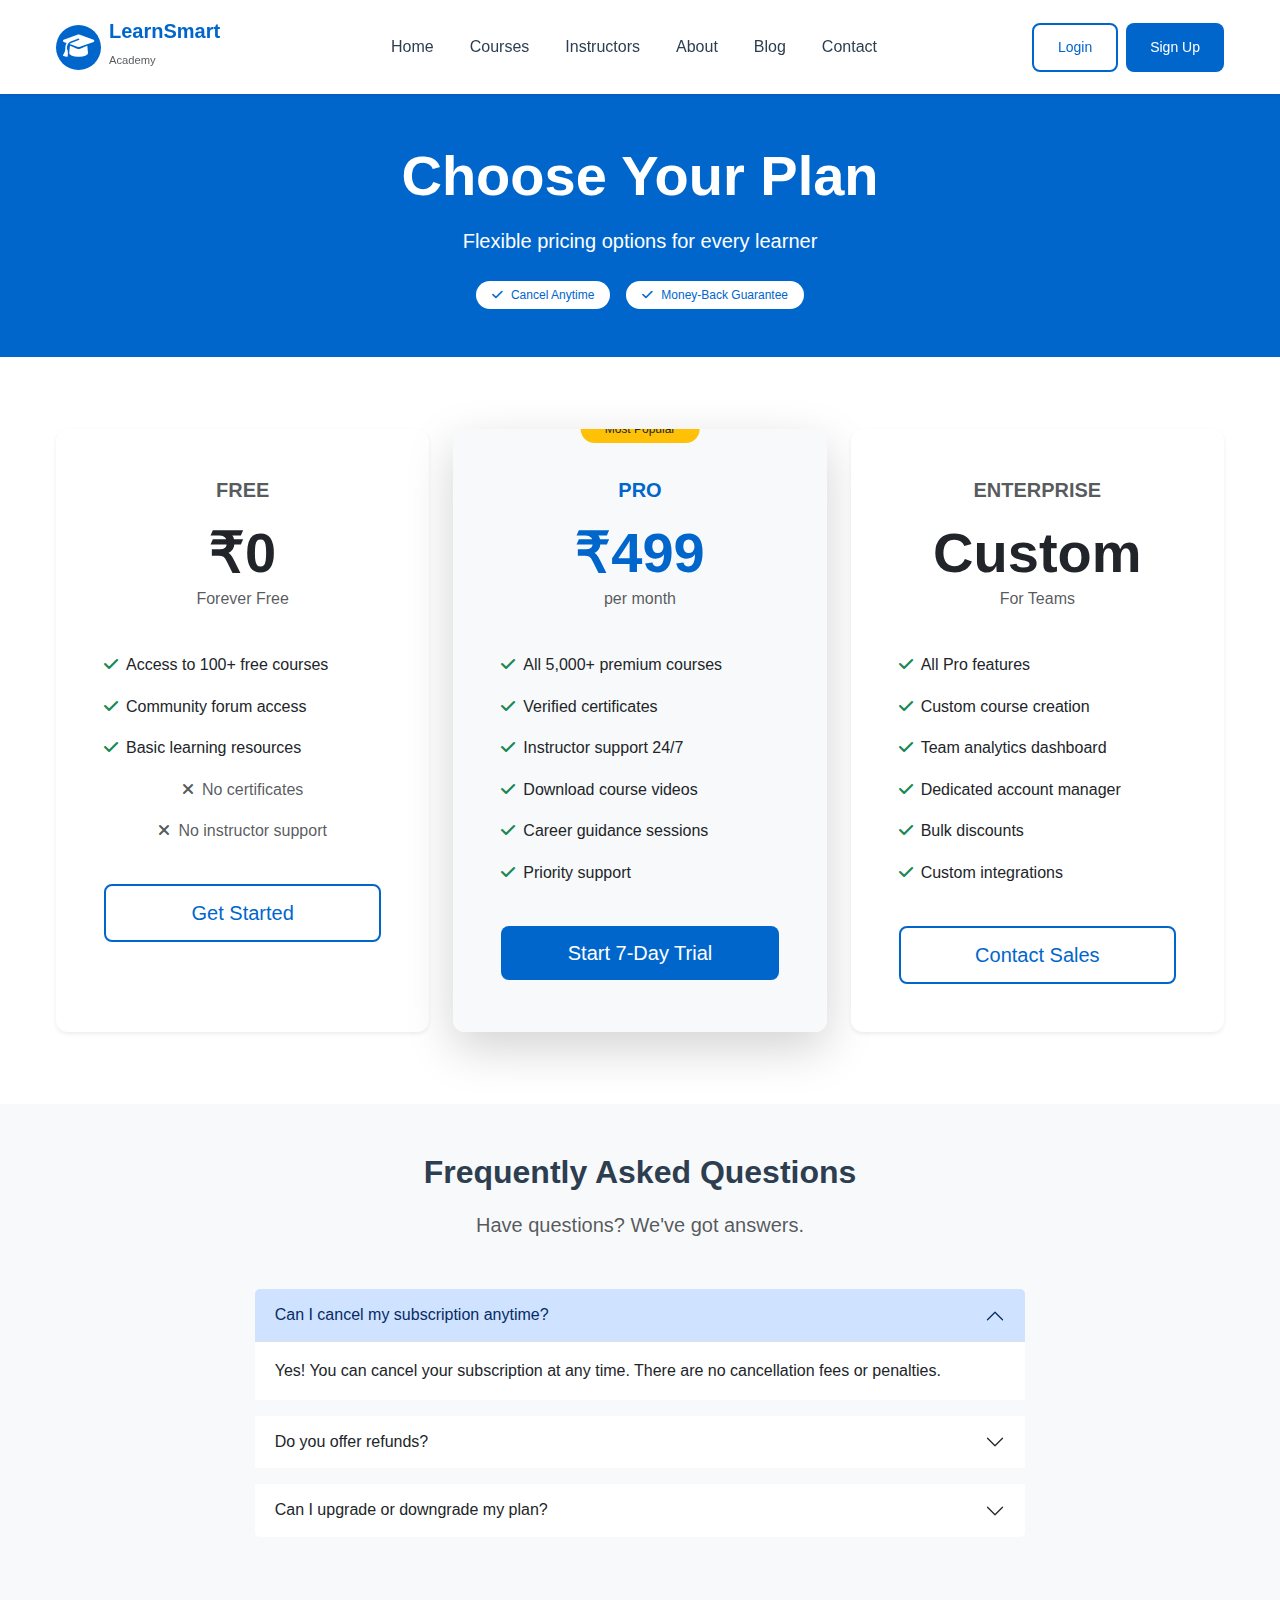
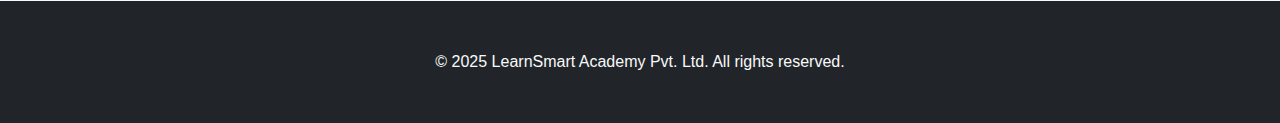
<file: pages/pricing.html>
<!DOCTYPE html>
<html lang="en">
<head>
    <meta charset="UTF-8">
    <meta name="viewport" content="width=device-width, initial-scale=1.0">
    <meta name="description" content="Choose the perfect plan for your learning journey. Affordable pricing with flexible options.">
    <title>Pricing Plans - LearnSmart Academy</title>
    
    <!-- Favicon -->
    <link rel="icon" type="image/x-icon" href="data:image/svg+xml,<svg xmlns='http://www.w3.org/2000/svg' viewBox='0 0 100 100'><text y='.9em' font-size='90'>🎓</text></svg>">
    
    <link href="https://cdn.jsdelivr.net/npm/bootstrap@5.3.2/dist/css/bootstrap.min.css" rel="stylesheet">
    <link href="https://cdnjs.cloudflare.com/ajax/libs/font-awesome/6.4.0/css/all.min.css" rel="stylesheet">
    <link href="../assets/css/style.css" rel="stylesheet">
    <link href="../assets/css/layout.css" rel="stylesheet">
    <link href="../assets/css/responsive.css" rel="stylesheet">
</head>
<body>
    <!-- Header Navigation -->
    <nav class="navbar navbar-expand-lg navbar-light bg-white sticky-top shadow-sm">
        <div class="container">
            <a class="navbar-brand d-flex align-items-center" href="../index.html">
                <div class="bg-primary text-white rounded-circle d-flex align-items-center justify-content-center me-2" 
                     style="width: 45px; height: 45px;">
                    <i class="fas fa-graduation-cap fa-lg"></i>
                </div>
                <div>
                    <h5 class="mb-0 fw-bold text-primary" style="line-height: 1;">LearnSmart</h5>
                    <small class="text-muted" style="font-size: 0.7rem;">Academy</small>
                </div>
            </a>
            
            <button class="navbar-toggler border-0" type="button" data-bs-toggle="collapse" data-bs-target="#navbarMain">
                <span class="navbar-toggler-icon"></span>
            </button>
            
            <div class="collapse navbar-collapse" id="navbarMain">
                <ul class="navbar-nav mx-auto">
                    <li class="nav-item"><a class="nav-link" href="../index.html">Home</a></li>
                    <li class="nav-item"><a class="nav-link" href="courses.html">Courses</a></li>
                    <li class="nav-item"><a class="nav-link" href="instructors.html">Instructors</a></li>
                    <li class="nav-item"><a class="nav-link" href="about.html">About</a></li>
                    <li class="nav-item"><a class="nav-link" href="blog.html">Blog</a></li>
                    <li class="nav-item"><a class="nav-link" href="contact.html">Contact</a></li>
                </ul>
                <div class="d-flex gap-2">
                    <a href="login.html" class="btn btn-outline-primary btn-sm">Login</a>
                    <a href="register.html" class="btn btn-primary btn-sm">Sign Up</a>
                </div>
            </div>
        </div>
    </nav>
    
    <!-- Hero -->
    <section class="bg-primary text-white py-5">
        <div class="container text-center">
            <h1 class="display-4 fw-bold mb-3">Choose Your Plan</h1>
            <p class="lead mb-4">Flexible pricing options for every learner</p>
            <div class="d-flex justify-content-center gap-3">
                <span class="badge bg-white text-primary px-3 py-2"><i class="fas fa-check me-2"></i>Cancel Anytime</span>
                <span class="badge bg-white text-primary px-3 py-2"><i class="fas fa-check me-2"></i>Money-Back Guarantee</span>
            </div>
        </div>
    </section>
    
    <!-- Pricing Cards -->
    <section class="section">
        <div class="container">
            <div class="row g-4 justify-content-center">
                <!-- Free Plan -->
                <div class="col-lg-4 col-md-6">
                    <div class="card border-0 shadow-sm h-100">
                        <div class="card-body p-5 text-center">
                            <h5 class="text-muted mb-3">FREE</h5>
                            <div class="mb-4">
                                <h2 class="display-4 fw-bold mb-0">₹0</h2>
                                <p class="text-muted">Forever Free</p>
                            </div>
                            
                            <ul class="list-unstyled text-start mb-4">
                                <li class="mb-3"><i class="fas fa-check text-success me-2"></i>Access to 100+ free courses</li>
                                <li class="mb-3"><i class="fas fa-check text-success me-2"></i>Community forum access</li>
                                <li class="mb-3"><i class="fas fa-check text-success me-2"></i>Basic learning resources</li>
                                <li class="mb-3 text-muted"><i class="fas fa-times me-2"></i>No certificates</li>
                                <li class="mb-3 text-muted"><i class="fas fa-times me-2"></i>No instructor support</li>
                            </ul>
                            
                            <a href="register.html" class="btn btn-outline-primary w-100 btn-lg">Get Started</a>
                        </div>
                    </div>
                </div>
                
                <!-- Pro Plan -->
                <div class="col-lg-4 col-md-6">
                    <div class="card border-0 shadow-lg h-100 position-relative">
                        <div class="position-absolute top-0 start-50 translate-middle">
                            <span class="badge bg-warning text-dark px-4 py-2">Most Popular</span>
                        </div>
                        <div class="card-body p-5 text-center bg-light">
                            <h5 class="text-primary mb-3">PRO</h5>
                            <div class="mb-4">
                                <h2 class="display-4 fw-bold mb-0 text-primary">₹499</h2>
                                <p class="text-muted">per month</p>
                            </div>
                            
                            <ul class="list-unstyled text-start mb-4">
                                <li class="mb-3"><i class="fas fa-check text-success me-2"></i>All 5,000+ premium courses</li>
                                <li class="mb-3"><i class="fas fa-check text-success me-2"></i>Verified certificates</li>
                                <li class="mb-3"><i class="fas fa-check text-success me-2"></i>Instructor support 24/7</li>
                                <li class="mb-3"><i class="fas fa-check text-success me-2"></i>Download course videos</li>
                                <li class="mb-3"><i class="fas fa-check text-success me-2"></i>Career guidance sessions</li>
                                <li class="mb-3"><i class="fas fa-check text-success me-2"></i>Priority support</li>
                            </ul>
                            
                            <a href="register.html" class="btn btn-primary w-100 btn-lg">Start 7-Day Trial</a>
                        </div>
                    </div>
                </div>
                
                <!-- Enterprise Plan -->
                <div class="col-lg-4 col-md-6">
                    <div class="card border-0 shadow-sm h-100">
                        <div class="card-body p-5 text-center">
                            <h5 class="text-muted mb-3">ENTERPRISE</h5>
                            <div class="mb-4">
                                <h2 class="display-4 fw-bold mb-0">Custom</h2>
                                <p class="text-muted">For Teams</p>
                            </div>
                            
                            <ul class="list-unstyled text-start mb-4">
                                <li class="mb-3"><i class="fas fa-check text-success me-2"></i>All Pro features</li>
                                <li class="mb-3"><i class="fas fa-check text-success me-2"></i>Custom course creation</li>
                                <li class="mb-3"><i class="fas fa-check text-success me-2"></i>Team analytics dashboard</li>
                                <li class="mb-3"><i class="fas fa-check text-success me-2"></i>Dedicated account manager</li>
                                <li class="mb-3"><i class="fas fa-check text-success me-2"></i>Bulk discounts</li>
                                <li class="mb-3"><i class="fas fa-check text-success me-2"></i>Custom integrations</li>
                            </ul>
                            
                            <a href="contact.html" class="btn btn-outline-primary w-100 btn-lg">Contact Sales</a>
                        </div>
                    </div>
                </div>
            </div>
        </div>
    </section>
    
    <!-- FAQ -->
    <section class="section bg-light">
        <div class="container">
            <div class="text-center mb-5">
                <h2 class="fw-bold mb-3">Frequently Asked Questions</h2>
                <p class="lead text-muted">Have questions? We've got answers.</p>
            </div>
            
            <div class="row justify-content-center">
                <div class="col-lg-8">
                    <div class="accordion" id="faqAccordion">
                        <div class="accordion-item border-0 mb-3">
                            <h2 class="accordion-header">
                                <button class="accordion-button" type="button" data-bs-toggle="collapse" data-bs-target="#faq1">
                                    Can I cancel my subscription anytime?
                                </button>
                            </h2>
                            <div id="faq1" class="accordion-collapse collapse show" data-bs-parent="#faqAccordion">
                                <div class="accordion-body">
                                    Yes! You can cancel your subscription at any time. There are no cancellation fees or penalties.
                                </div>
                            </div>
                        </div>
                        
                        <div class="accordion-item border-0 mb-3">
                            <h2 class="accordion-header">
                                <button class="accordion-button collapsed" type="button" data-bs-toggle="collapse" data-bs-target="#faq2">
                                    Do you offer refunds?
                                </button>
                            </h2>
                            <div id="faq2" class="accordion-collapse collapse" data-bs-parent="#faqAccordion">
                                <div class="accordion-body">
                                    We offer a 30-day money-back guarantee. If you're not satisfied, contact us for a full refund.
                                </div>
                            </div>
                        </div>
                        
                        <div class="accordion-item border-0 mb-3">
                            <h2 class="accordion-header">
                                <button class="accordion-button collapsed" type="button" data-bs-toggle="collapse" data-bs-target="#faq3">
                                    Can I upgrade or downgrade my plan?
                                </button>
                            </h2>
                            <div id="faq3" class="accordion-collapse collapse" data-bs-parent="#faqAccordion">
                                <div class="accordion-body">
                                    Yes, you can upgrade or downgrade your plan at any time from your account settings.
                                </div>
                            </div>
                        </div>
                    </div>
                </div>
            </div>
        </div>
    </section>
    
    <!-- Footer -->
    <footer class="bg-dark text-light py-5">
        <div class="container text-center">
            <p class="mb-0">&copy; 2025 LearnSmart Academy Pvt. Ltd. All rights reserved.</p>
        </div>
    </footer>
    
    <script src="https://cdn.jsdelivr.net/npm/bootstrap@5.3.2/dist/js/bootstrap.bundle.min.js"></script>
</body>
</html>
</file>
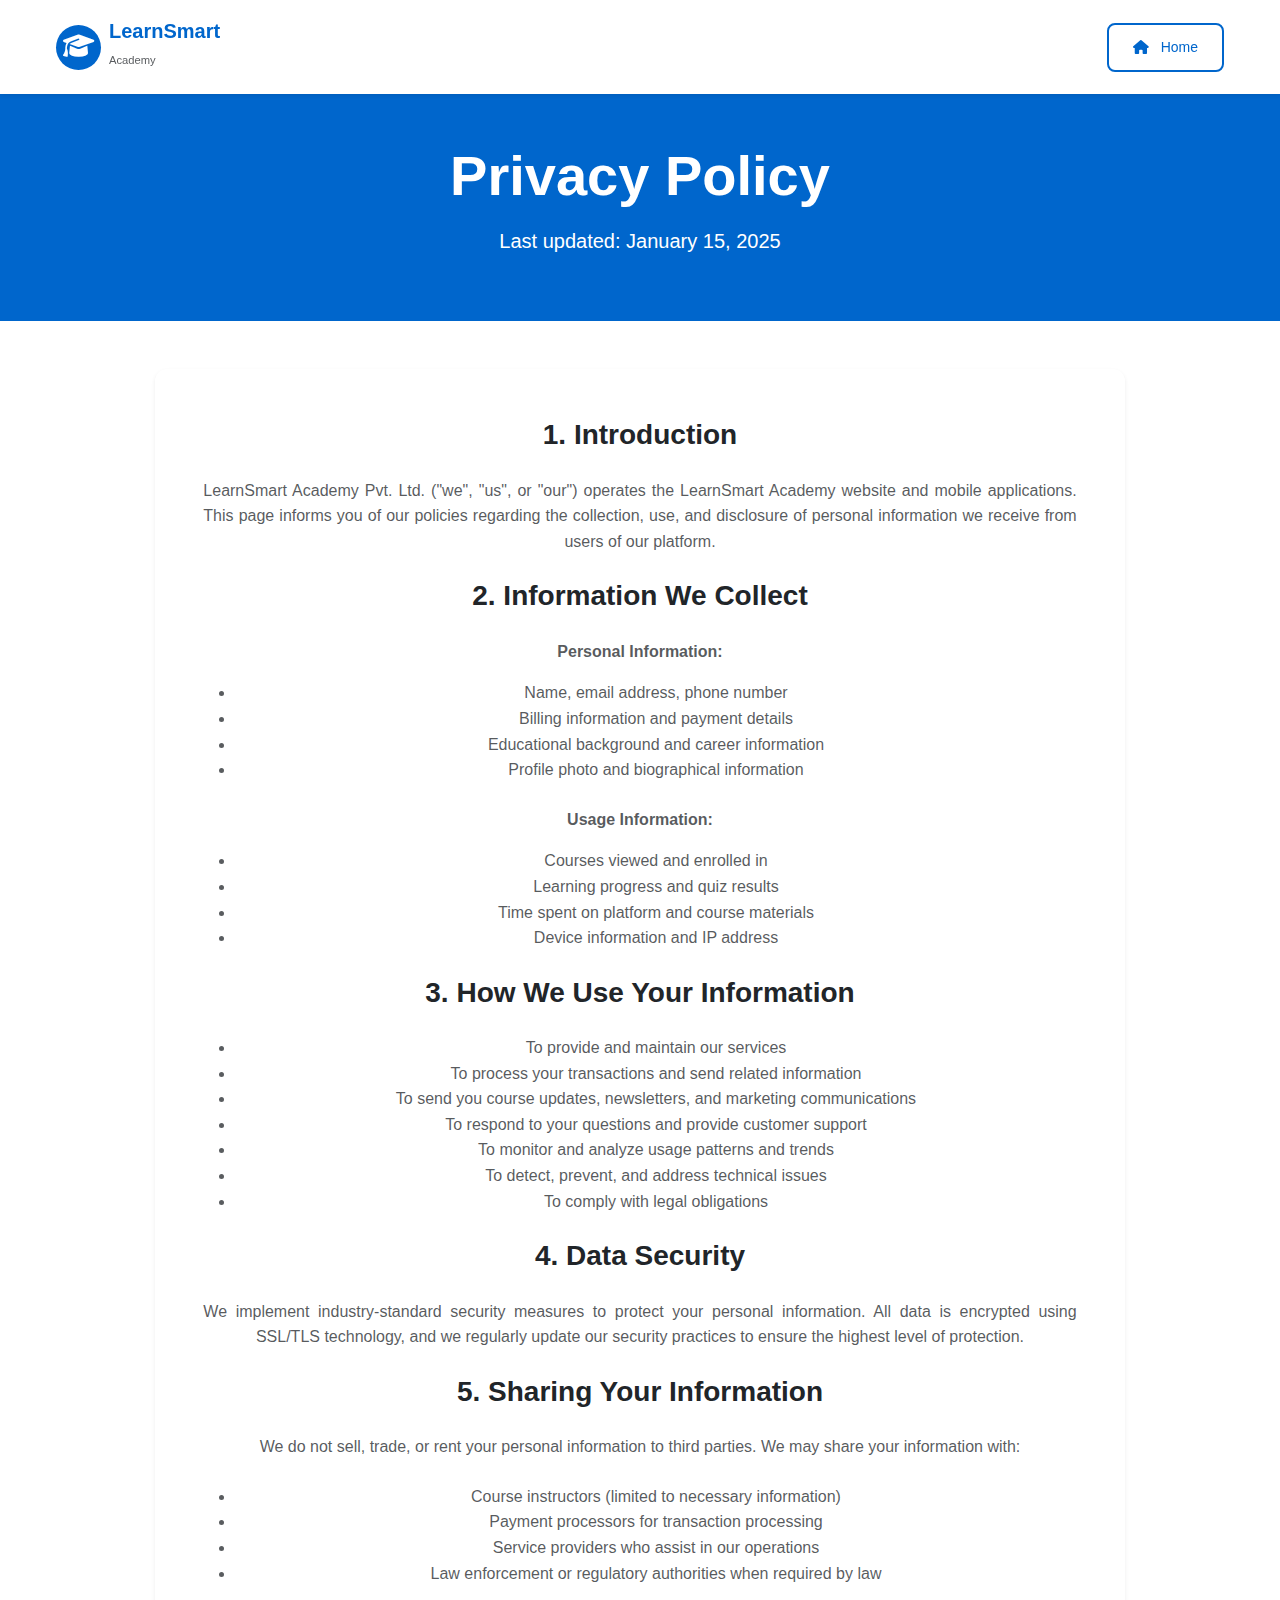
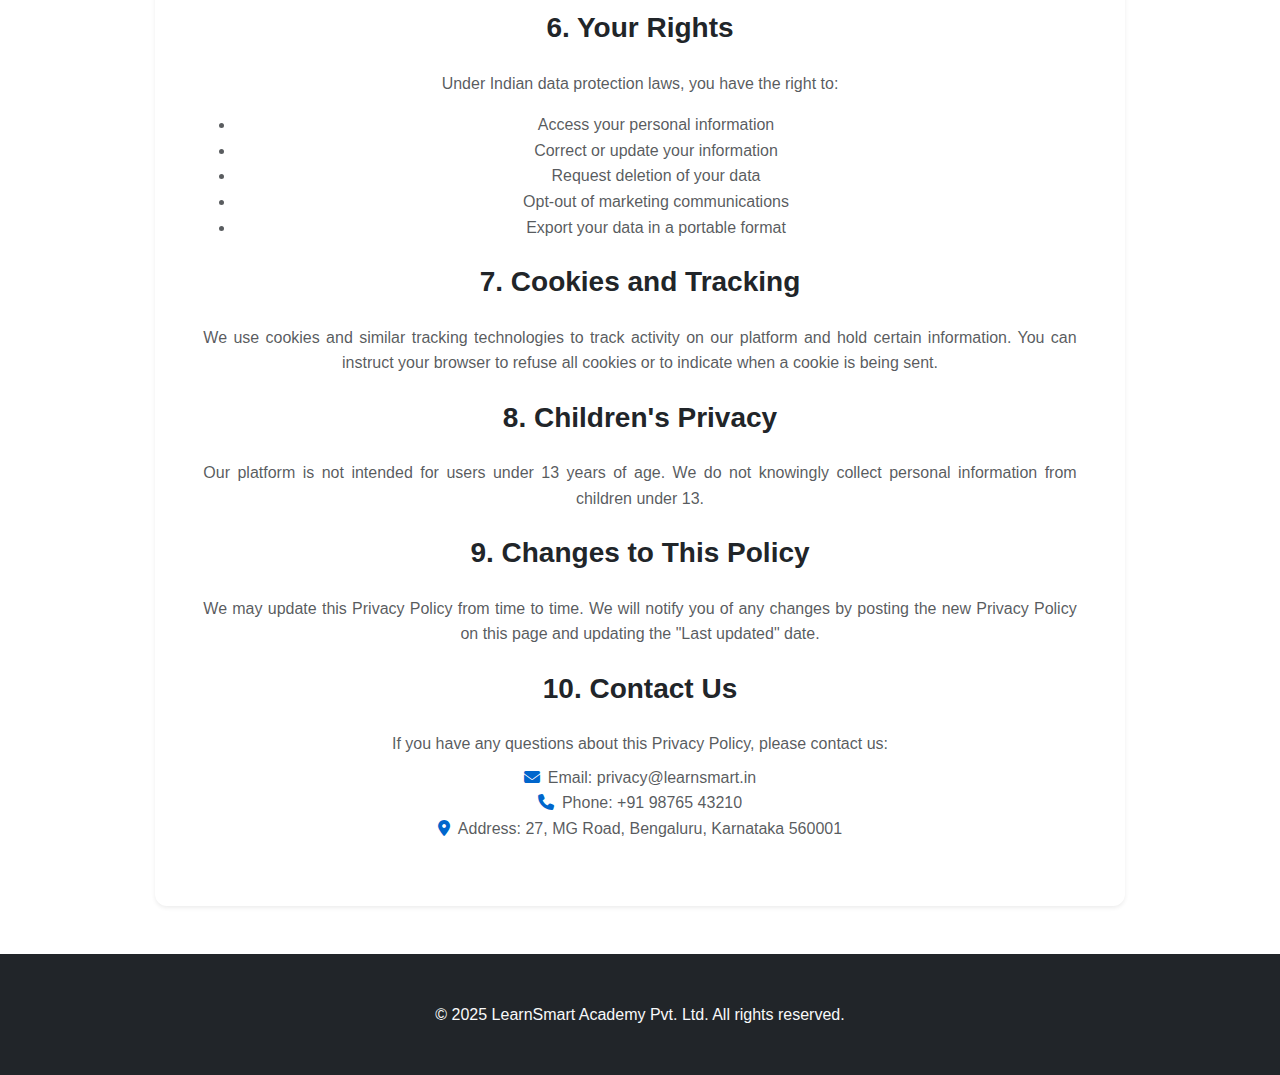
<file: pages/privacy-policy.html>
<!DOCTYPE html>
<html lang="en">
<head>
    <meta charset="UTF-8">
    <meta name="viewport" content="width=device-width, initial-scale=1.0">
    <meta name="description" content="Privacy Policy - LearnSmart Academy">
    <title>Privacy Policy - LearnSmart Academy</title>
    
    <!-- Favicon -->
    <link rel="icon" type="image/x-icon" href="data:image/svg+xml,<svg xmlns='http://www.w3.org/2000/svg' viewBox='0 0 100 100'><text y='.9em' font-size='90'>🎓</text></svg>">
    
    <link href="https://cdn.jsdelivr.net/npm/bootstrap@5.3.2/dist/css/bootstrap.min.css" rel="stylesheet">
    <link href="https://cdnjs.cloudflare.com/ajax/libs/font-awesome/6.4.0/css/all.min.css" rel="stylesheet">
    <link href="../assets/css/style.css" rel="stylesheet">
    <link href="../assets/css/layout.css" rel="stylesheet">
    <link href="../assets/css/responsive.css" rel="stylesheet">
</head>
<body>
    <!-- Header Navigation -->
    <nav class="navbar navbar-expand-lg navbar-light bg-white sticky-top shadow-sm">
        <div class="container">
            <a class="navbar-brand d-flex align-items-center" href="../index.html">
                <div class="bg-primary text-white rounded-circle d-flex align-items-center justify-content-center me-2" 
                     style="width: 45px; height: 45px;">
                    <i class="fas fa-graduation-cap fa-lg"></i>
                </div>
                <div>
                    <h5 class="mb-0 fw-bold text-primary" style="line-height: 1;">LearnSmart</h5>
                    <small class="text-muted" style="font-size: 0.7rem;">Academy</small>
                </div>
            </a>
            
            <div class="d-flex gap-2">
                <a href="../index.html" class="btn btn-outline-primary btn-sm">
                    <i class="fas fa-home me-1"></i>Home
                </a>
            </div>
        </div>
    </nav>
    
    <!-- Hero -->
    <section class="bg-primary text-white py-5">
        <div class="container text-center">
            <h1 class="display-4 fw-bold mb-3">Privacy Policy</h1>
            <p class="lead">Last updated: January 15, 2025</p>
        </div>
    </section>
    
    <!-- Content -->
    <section class="section">
        <div class="container">
            <div class="row justify-content-center">
                <div class="col-lg-10">
                    <div class="card border-0 shadow-sm p-5">
                        <h3 class="fw-bold mb-4">1. Introduction</h3>
                        <p class="text-muted mb-4">
                            LearnSmart Academy Pvt. Ltd. ("we", "us", or "our") operates the LearnSmart Academy website and 
                            mobile applications. This page informs you of our policies regarding the collection, use, and 
                            disclosure of personal information we receive from users of our platform.
                        </p>
                        
                        <h3 class="fw-bold mb-4">2. Information We Collect</h3>
                        <p class="text-muted mb-3"><strong>Personal Information:</strong></p>
                        <ul class="text-muted mb-4">
                            <li>Name, email address, phone number</li>
                            <li>Billing information and payment details</li>
                            <li>Educational background and career information</li>
                            <li>Profile photo and biographical information</li>
                        </ul>
                        
                        <p class="text-muted mb-3"><strong>Usage Information:</strong></p>
                        <ul class="text-muted mb-4">
                            <li>Courses viewed and enrolled in</li>
                            <li>Learning progress and quiz results</li>
                            <li>Time spent on platform and course materials</li>
                            <li>Device information and IP address</li>
                        </ul>
                        
                        <h3 class="fw-bold mb-4">3. How We Use Your Information</h3>
                        <ul class="text-muted mb-4">
                            <li>To provide and maintain our services</li>
                            <li>To process your transactions and send related information</li>
                            <li>To send you course updates, newsletters, and marketing communications</li>
                            <li>To respond to your questions and provide customer support</li>
                            <li>To monitor and analyze usage patterns and trends</li>
                            <li>To detect, prevent, and address technical issues</li>
                            <li>To comply with legal obligations</li>
                        </ul>
                        
                        <h3 class="fw-bold mb-4">4. Data Security</h3>
                        <p class="text-muted mb-4">
                            We implement industry-standard security measures to protect your personal information. 
                            All data is encrypted using SSL/TLS technology, and we regularly update our security practices 
                            to ensure the highest level of protection.
                        </p>
                        
                        <h3 class="fw-bold mb-4">5. Sharing Your Information</h3>
                        <p class="text-muted mb-4">
                            We do not sell, trade, or rent your personal information to third parties. We may share your 
                            information with:
                        </p>
                        <ul class="text-muted mb-4">
                            <li>Course instructors (limited to necessary information)</li>
                            <li>Payment processors for transaction processing</li>
                            <li>Service providers who assist in our operations</li>
                            <li>Law enforcement or regulatory authorities when required by law</li>
                        </ul>
                        
                        <h3 class="fw-bold mb-4">6. Your Rights</h3>
                        <p class="text-muted mb-3">Under Indian data protection laws, you have the right to:</p>
                        <ul class="text-muted mb-4">
                            <li>Access your personal information</li>
                            <li>Correct or update your information</li>
                            <li>Request deletion of your data</li>
                            <li>Opt-out of marketing communications</li>
                            <li>Export your data in a portable format</li>
                        </ul>
                        
                        <h3 class="fw-bold mb-4">7. Cookies and Tracking</h3>
                        <p class="text-muted mb-4">
                            We use cookies and similar tracking technologies to track activity on our platform and hold certain 
                            information. You can instruct your browser to refuse all cookies or to indicate when a cookie is 
                            being sent.
                        </p>
                        
                        <h3 class="fw-bold mb-4">8. Children's Privacy</h3>
                        <p class="text-muted mb-4">
                            Our platform is not intended for users under 13 years of age. We do not knowingly collect 
                            personal information from children under 13.
                        </p>
                        
                        <h3 class="fw-bold mb-4">9. Changes to This Policy</h3>
                        <p class="text-muted mb-4">
                            We may update this Privacy Policy from time to time. We will notify you of any changes by posting 
                            the new Privacy Policy on this page and updating the "Last updated" date.
                        </p>
                        
                        <h3 class="fw-bold mb-4">10. Contact Us</h3>
                        <p class="text-muted mb-2">
                            If you have any questions about this Privacy Policy, please contact us:
                        </p>
                        <ul class="list-unstyled text-muted">
                            <li><i class="fas fa-envelope text-primary me-2"></i>Email: privacy@learnsmart.in</li>
                            <li><i class="fas fa-phone text-primary me-2"></i>Phone: +91 98765 43210</li>
                            <li><i class="fas fa-map-marker-alt text-primary me-2"></i>Address: 27, MG Road, Bengaluru, Karnataka 560001</li>
                        </ul>
                    </div>
                </div>
            </div>
        </div>
    </section>
    
    <!-- Footer -->
    <footer class="bg-dark text-light py-5">
        <div class="container text-center">
            <p class="mb-0">&copy; 2025 LearnSmart Academy Pvt. Ltd. All rights reserved.</p>
        </div>
    </footer>
    
    <script src="https://cdn.jsdelivr.net/npm/bootstrap@5.3.2/dist/js/bootstrap.bundle.min.js"></script>
</body>
</html>
</file>
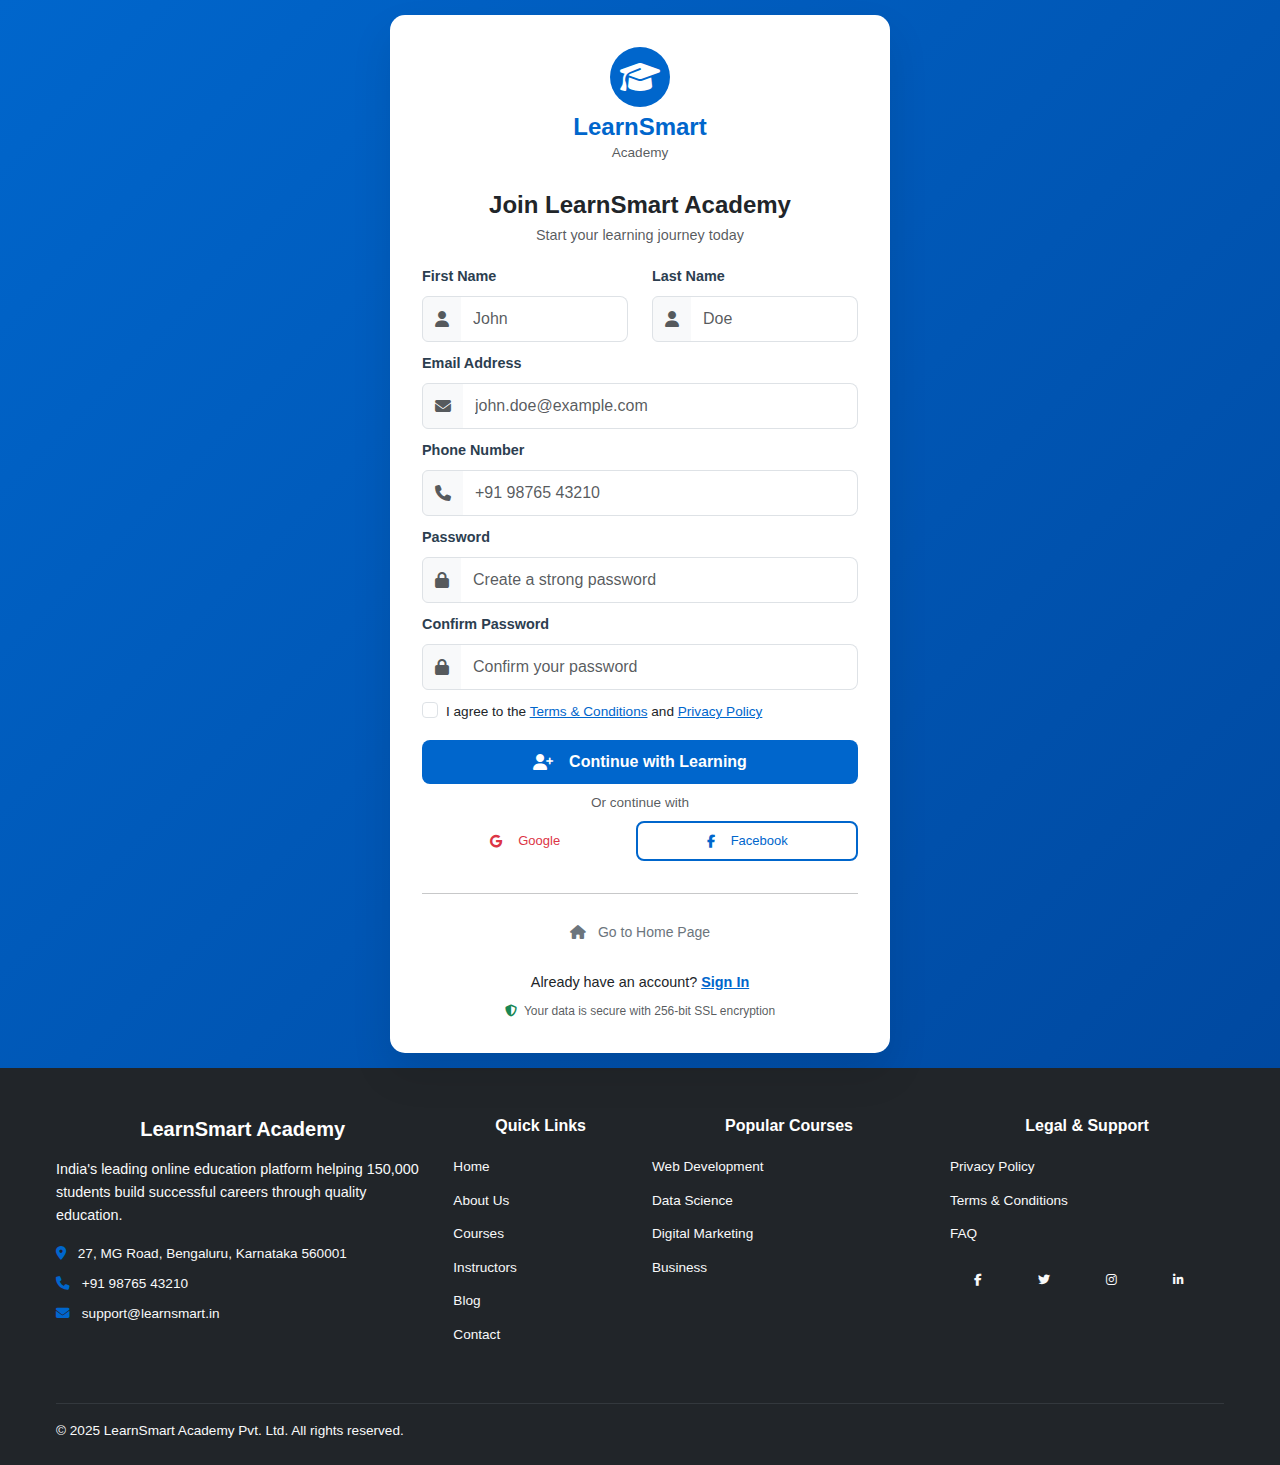
<file: pages/register.html>
<!DOCTYPE html>
<html lang="en">
<head>
    <meta charset="UTF-8">
    <meta name="viewport" content="width=device-width, initial-scale=1.0">
    <meta name="description" content="Create your LearnSmart Academy account and start your learning journey today.">
    <title>Sign Up - LearnSmart Academy</title>
    
    <!-- Favicon -->
    <link rel="icon" type="image/x-icon" href="data:image/svg+xml,<svg xmlns='http://www.w3.org/2000/svg' viewBox='0 0 100 100'><text y='.9em' font-size='90'>🎓</text></svg>">
    
    <link href="https://cdn.jsdelivr.net/npm/bootstrap@5.3.2/dist/css/bootstrap.min.css" rel="stylesheet">
    <link href="https://cdnjs.cloudflare.com/ajax/libs/font-awesome/6.4.0/css/all.min.css" rel="stylesheet">
    <link href="../assets/css/style.css" rel="stylesheet">
    <link href="../assets/css/layout.css" rel="stylesheet">
    <link href="../assets/css/responsive.css" rel="stylesheet">
    
    <style>
        body { 
            background: linear-gradient(135deg, #0066cc 0%, #004499 100%);
            min-height: 100vh;
            display: flex;
            flex-direction: column;
            margin: 0;
            padding: 0;
        }
        .register-wrapper {
            flex: 1;
            display: flex;
            align-items: center;
            justify-content: center;
            padding: 15px;
        }
        .register-container {
            width: 100%;
            max-width: 500px;
        }
        .card {
            overflow: visible;
            border-radius: 15px;
            box-shadow: 0 20px 40px rgba(0,0,0,0.1);
        }
        .input-group-text {
            padding: 10px 12px;
            background: #f8f9fa;
            border: 1px solid #dee2e6;
        }
        .form-control {
            padding: 10px 12px;
            border: 1px solid #dee2e6;
        }
        .btn-primary {
            background-color: #0066cc;
            border-color: #0066cc;
            padding: 10px;
        }
        .btn-primary:hover {
            background-color: #0052a3;
            border-color: #0052a3;
        }
        .text-primary {
            color: #0066cc !important;
        }
        .bg-primary {
            background-color: #0066cc !important;
        }
        .social-btn {
            padding: 8px;
            font-size: 13px;
        }
        .card-body {
            padding: 2rem !important;
        }
    </style>
</head>
<body>
    <div class="register-wrapper">
        <div class="register-container">
        <div class="card border-0">
            <div class="card-body">
                <div class="text-center mb-3">
                    <a href="../index.html" class="d-inline-block mb-2" style="text-decoration: none;">
                        <div class="bg-primary text-white rounded-circle d-inline-flex align-items-center justify-content-center mb-2" 
                             style="width: 60px; height: 60px;">
                            <i class="fas fa-graduation-cap fa-2x"></i>
                        </div>
                        <div>
                            <h4 class="mb-0 fw-bold text-primary" style="line-height: 1; font-size: 1.5rem;">LearnSmart</h4>
                            <small class="text-muted" style="font-size: 0.85rem;">Academy</small>
                        </div>
                    </a>
                    <h3 class="fw-bold mb-1 mt-3" style="font-size: 1.5rem;">Join LearnSmart Academy</h3>
                    <p class="text-muted mb-0" style="font-size: 0.9rem;">Start your learning journey today</p>
                </div>
                
                <form id="registerForm">
                    <div class="row">
                        <div class="col-md-6 mb-2">
                            <label for="firstName" class="form-label fw-bold" style="font-size: 0.9rem;">First Name</label>
                            <div class="input-group">
                                <span class="input-group-text">
                                    <i class="fas fa-user text-muted"></i>
                                </span>
                                <input type="text" class="form-control" id="firstName" 
                                       placeholder="John" required>
                            </div>
                        </div>
                        <div class="col-md-6 mb-2">
                            <label for="lastName" class="form-label fw-bold" style="font-size: 0.9rem;">Last Name</label>
                            <div class="input-group">
                                <span class="input-group-text">
                                    <i class="fas fa-user text-muted"></i>
                                </span>
                                <input type="text" class="form-control" id="lastName" 
                                       placeholder="Doe" required>
                            </div>
                        </div>
                    </div>
                    
                    <div class="mb-2">
                        <label for="email" class="form-label fw-bold" style="font-size: 0.9rem;">Email Address</label>
                        <div class="input-group">
                            <span class="input-group-text">
                                <i class="fas fa-envelope text-muted"></i>
                            </span>
                            <input type="email" class="form-control" id="email" 
                                   placeholder="john.doe@example.com" required>
                        </div>
                    </div>
                    
                    <div class="mb-2">
                        <label for="phone" class="form-label fw-bold" style="font-size: 0.9rem;">Phone Number</label>
                        <div class="input-group">
                            <span class="input-group-text">
                                <i class="fas fa-phone text-muted"></i>
                            </span>
                            <input type="tel" class="form-control" id="phone" 
                                   placeholder="+91 98765 43210" required>
                        </div>
                    </div>
                    
                    <div class="mb-2">
                        <label for="password" class="form-label fw-bold" style="font-size: 0.9rem;">Password</label>
                        <div class="input-group">
                            <span class="input-group-text">
                                <i class="fas fa-lock text-muted"></i>
                            </span>
                            <input type="password" class="form-control" id="password" 
                                   placeholder="Create a strong password" required>
                        </div>
                    </div>
                    
                    <div class="mb-2">
                        <label for="confirmPassword" class="form-label fw-bold" style="font-size: 0.9rem;">Confirm Password</label>
                        <div class="input-group">
                            <span class="input-group-text">
                                <i class="fas fa-lock text-muted"></i>
                            </span>
                            <input type="password" class="form-control" id="confirmPassword" 
                                   placeholder="Confirm your password" required>
                        </div>
                    </div>
                    
                    <div class="mb-3">
                        <div class="form-check">
                            <input class="form-check-input" type="checkbox" id="terms" required>
                            <label class="form-check-label" for="terms" style="font-size: 0.85rem;">
                                I agree to the <a href="terms.html" class="text-primary">Terms & Conditions</a> and <a href="privacy-policy.html" class="text-primary">Privacy Policy</a>
                            </label>
                        </div>
                    </div>
                    
                    <button type="submit" class="btn btn-primary w-100 fw-bold mb-2">
                        <i class="fas fa-user-plus me-2"></i>Continue with Learning
                    </button>
                    
                    <div class="text-center">
                        <p class="text-muted mb-2" style="font-size: 0.85rem;">Or continue with</p>
                        <div class="d-flex gap-2 mb-3">
                            <button type="button" class="btn btn-outline-danger flex-fill social-btn">
                                <i class="fab fa-google me-2"></i>Google
                            </button>
                            <button type="button" class="btn btn-outline-primary flex-fill social-btn">
                                <i class="fab fa-facebook-f me-2"></i>Facebook
                            </button>
                        </div>
                    </div>
                </form>
                
                <hr class="my-3">
                
                <div class="text-center mb-3">
                    <a href="../index.html" class="btn btn-outline-secondary btn-sm">
                        <i class="fas fa-home me-1"></i>Go to Home Page
                    </a>
                </div>
                
                <div class="text-center mb-2">
                    <p class="mb-0" style="font-size: 0.9rem;">Already have an account? 
                        <a href="login.html" class="text-primary fw-bold">Sign In</a>
                    </p>
                </div>
                
                <div class="text-center">
                    <p class="text-muted mb-0" style="font-size: 0.75rem;">
                        <i class="fas fa-shield-alt text-success me-1"></i>
                        Your data is secure with 256-bit SSL encryption
                    </p>
                </div>
            </div>
        </div>
    </div>
    </div>
    
    <!-- Footer -->
    <footer class="bg-dark text-light py-4 mt-auto">
        <div class="container">
            <div class="row g-4">
                <div class="col-lg-4 col-md-6">
                    <h5 class="text-white mb-3">LearnSmart Academy</h5>
                    <p class="text-light mb-3" style="font-size: 0.9rem;">
                        India's leading online education platform helping 150,000 students 
                        build successful careers through quality education.
                    </p>
                    <div class="mb-2" style="font-size: 0.85rem;">
                        <i class="fas fa-map-marker-alt text-primary me-2"></i>
                        <span>27, MG Road, Bengaluru, Karnataka 560001</span>
                    </div>
                    <div class="mb-2" style="font-size: 0.85rem;">
                        <i class="fas fa-phone text-primary me-2"></i>
                        <a href="tel:+919876543210" class="text-light text-decoration-none">+91 98765 43210</a>
                    </div>
                    <div class="mb-2" style="font-size: 0.85rem;">
                        <i class="fas fa-envelope text-primary me-2"></i>
                        <a href="mailto:support@learnsmart.in" class="text-light text-decoration-none">support@learnsmart.in</a>
                    </div>
                </div>
                
                <div class="col-lg-2 col-md-6">
                    <h6 class="text-white mb-3">Quick Links</h6>
                    <ul class="list-unstyled">
                        <li class="mb-2"><a href="../index.html" class="text-light text-decoration-none" style="font-size: 0.85rem;">Home</a></li>
                        <li class="mb-2"><a href="about.html" class="text-light text-decoration-none" style="font-size: 0.85rem;">About Us</a></li>
                        <li class="mb-2"><a href="courses.html" class="text-light text-decoration-none" style="font-size: 0.85rem;">Courses</a></li>
                        <li class="mb-2"><a href="instructors.html" class="text-light text-decoration-none" style="font-size: 0.85rem;">Instructors</a></li>
                        <li class="mb-2"><a href="blog.html" class="text-light text-decoration-none" style="font-size: 0.85rem;">Blog</a></li>
                        <li class="mb-2"><a href="contact.html" class="text-light text-decoration-none" style="font-size: 0.85rem;">Contact</a></li>
                    </ul>
                </div>
                
                <div class="col-lg-3 col-md-6">
                    <h6 class="text-white mb-3">Popular Courses</h6>
                    <ul class="list-unstyled">
                        <li class="mb-2"><a href="courses.html?category=web-development" class="text-light text-decoration-none" style="font-size: 0.85rem;">Web Development</a></li>
                        <li class="mb-2"><a href="courses.html?category=data-science" class="text-light text-decoration-none" style="font-size: 0.85rem;">Data Science</a></li>
                        <li class="mb-2"><a href="courses.html?category=digital-marketing" class="text-light text-decoration-none" style="font-size: 0.85rem;">Digital Marketing</a></li>
                        <li class="mb-2"><a href="courses.html?category=business" class="text-light text-decoration-none" style="font-size: 0.85rem;">Business</a></li>
                    </ul>
                </div>
                
                <div class="col-lg-3 col-md-6">
                    <h6 class="text-white mb-3">Legal & Support</h6>
                    <ul class="list-unstyled">
                        <li class="mb-2"><a href="privacy-policy.html" class="text-light text-decoration-none" style="font-size: 0.85rem;">Privacy Policy</a></li>
                        <li class="mb-2"><a href="terms.html" class="text-light text-decoration-none" style="font-size: 0.85rem;">Terms & Conditions</a></li>
                        <li class="mb-2"><a href="faq.html" class="text-light text-decoration-none" style="font-size: 0.85rem;">FAQ</a></li>
                    </ul>
                    <div class="social-links d-flex gap-2 mt-3">
                        <a href="https://facebook.com" class="btn btn-outline-light btn-sm" style="font-size: 0.75rem;"><i class="fab fa-facebook-f"></i></a>
                        <a href="https://twitter.com" class="btn btn-outline-light btn-sm" style="font-size: 0.75rem;"><i class="fab fa-twitter"></i></a>
                        <a href="https://instagram.com" class="btn btn-outline-light btn-sm" style="font-size: 0.75rem;"><i class="fab fa-instagram"></i></a>
                        <a href="https://linkedin.com" class="btn btn-outline-light btn-sm" style="font-size: 0.75rem;"><i class="fab fa-linkedin-in"></i></a>
                    </div>
                </div>
            </div>
            
            <hr class="my-3 border-secondary">
            
            <div class="row align-items-center">
                <div class="col-md-6 text-center text-md-start">
                    <p class="mb-0" style="font-size: 0.85rem;">&copy; 2025 LearnSmart Academy Pvt. Ltd. All rights reserved.</p>
                </div>
            </div>
        </div>
    </footer>
    
    <script src="https://cdn.jsdelivr.net/npm/bootstrap@5.3.2/dist/js/bootstrap.bundle.min.js"></script>
    <script>
        document.getElementById('registerForm').addEventListener('submit', function(e) {
            e.preventDefault();
            
            const password = document.getElementById('password').value;
            const confirmPassword = document.getElementById('confirmPassword').value;
            
            if (password !== confirmPassword) {
                alert('Passwords do not match!');
                return;
            }
            
            alert('Account created successfully! Redirecting to dashboard...');
            window.location.href = 'dashboard.html';
        });
    </script>
</body>
</html>
</file>
<file: assets/css/style.css>
/* LearnSmart Academy - Core Theme Styles */

:root {
    --primary-color: #0066cc;
    --secondary-color: #2c3e50;
    --accent-color: #ff6b35;
    --success-color: #27ae60;
    --warning-color: #f39c12;
    --danger-color: #e74c3c;
    --light-color: #ecf0f1;
    --dark-color: #2c3e50;
    --primary-dark: #0052a3;
    --primary-light: #3388dd;
}

/* Base Styles */
body {
    font-family: 'Inter', 'Segoe UI', Tahoma, Geneva, Verdana, sans-serif;
    line-height: 1.6;
    color: var(--dark-color);
    background-color: #ffffff;
}

/* Text Alignment - Justified with center last line */
section p,
.card p,
.card-body p:not(.lead),
.text-muted {
    text-align: justify;
    text-align-last: center;
}

/* Keep headings and form elements left-aligned */
.form-control, 
.form-select, 
.input-group, 
label, 
.dropdown-item,
nav-link,
small:not(.text-muted) {
    text-align: left !important;
}

h1, h2, h3, h4, h5, h6 {
    text-align: center;
}

/* Center specific elements */
.lead,
h1, h2, h3, h4, h5, h6,
.card-title {
    text-align: center;
}

/* Exceptions for forms and specific content */
.accordion-body,
.privacy-content,
.terms-content {
    text-align: left;
}

/* Typography */
h1, h2, h3, h4, h5, h6 {
    font-family: 'Poppins', sans-serif;
    font-weight: 600;
    line-height: 1.3;
    margin-bottom: 1rem;
}

.display-1, .display-2, .display-3, .display-4 {
    font-family: 'Poppins', sans-serif;
    font-weight: 700;
}

/* Colors */
.text-primary {
    color: var(--primary-color) !important;
}

.bg-primary {
    background-color: var(--primary-color) !important;
}

.text-secondary {
    color: var(--secondary-color) !important;
}

.bg-secondary {
    background-color: var(--secondary-color) !important;
}

.text-accent {
    color: var(--accent-color) !important;
}

.bg-accent {
    background-color: var(--accent-color) !important;
}

/* Buttons */
.btn {
    font-family: 'Inter', sans-serif;
    font-weight: 500;
    border-radius: 8px;
    padding: 0.75rem 1.5rem;
    transition: all 0.3s ease;
    border: none;
    text-decoration: none;
    display: inline-flex;
    align-items: center;
    justify-content: center;
    gap: 0.5rem;
}

.btn-primary {
    background-color: var(--primary-color);
    border-color: var(--primary-color);
    color: white;
}

.btn-primary:hover {
    background-color: var(--primary-dark);
    border-color: var(--primary-dark);
    transform: translateY(-2px);
    box-shadow: 0 4px 8px rgba(0,102,204,0.3);
}

.btn-outline-primary {
    border: 2px solid var(--primary-color);
    color: var(--primary-color);
    background-color: transparent;
}

.btn-outline-primary:hover {
    background-color: var(--primary-color);
    border-color: var(--primary-color);
    color: white;
    transform: translateY(-2px);
}

.btn-warning {
    background-color: var(--warning-color);
    border-color: var(--warning-color);
    color: white;
}

.btn-warning:hover {
    background-color: #e67e22;
    border-color: #e67e22;
    transform: translateY(-2px);
}

.btn-success {
    background-color: var(--success-color);
    border-color: var(--success-color);
}

.btn-success:hover {
    background-color: #229954;
    border-color: #229954;
    transform: translateY(-2px);
}

/* Cards */
.card {
    border: none;
    border-radius: 12px;
    box-shadow: 0 4px 6px rgba(0, 0, 0, 0.07);
    transition: all 0.3s ease;
    overflow: hidden;
    display: flex;
    flex-direction: column;
    height: 100%;
}

.card:hover {
    transform: translateY(-8px);
    box-shadow: 0 20px 40px rgba(0,0,0,0.15);
}

.category-card:hover {
    transform: translateY(-10px);
    box-shadow: 0 15px 35px rgba(0,0,0,0.15);
}

.card-img-top {
    width: 100%;
    height: 200px;
    object-fit: cover;
}

.instructor-card .card-img-top,
.leadership-card .card-img-top {
    width: 100%;
    height: 250px;
    object-fit: cover;
}

.card-body {
    display: flex;
    flex-direction: column;
    flex: 1 1 auto;
}

.card-footer {
    display: flex;
    justify-content: center;
    padding: 1rem;
    border-top: 1px solid rgba(0,0,0,0.1);
    margin-top: auto;
}

/* Card Grid Layouts */
.cards-grid {
    display: grid;
    grid-template-columns: repeat(auto-fit, minmax(280px, 1fr));
    gap: 1.5rem;
    align-items: stretch;
}

@media (max-width: 768px) {
    .cards-grid {
        grid-template-columns: 1fr;
    }
}

/* Navigation */
.navbar {
    padding: 1rem 0;
    transition: all 0.3s ease;
}

.navbar-brand {
    text-decoration: none;
    color: var(--primary-color);
}

.navbar-brand:hover {
    text-decoration: none;
    color: var(--primary-color);
}

.navbar-nav {
    gap: 1.25rem;
}

.navbar-nav .nav-link {
    color: var(--dark-color);
    font-weight: 500;
    padding: 0.5rem 1rem;
    border-radius: 0.5rem;
    transition: all 0.3s;
}

.navbar-nav .nav-link:hover {
    background: rgba(0,102,204,0.1);
    color: var(--primary-color);
}

.navbar-nav .nav-link.active {
    color: var(--primary-color);
    font-weight: 600;
}

/* Dropdown */
.nav-item {
    position: relative;
}

.dropdown-menu {
    border: none;
    box-shadow: 0 10px 40px rgba(0,0,0,0.1);
    border-radius: 0.75rem;
    margin-top: 0.5rem;
    padding: 0.5rem 0;
    left: auto;
    right: 0;
}

.dropdown-item {
    padding: 0.75rem 1.25rem;
    transition: all 0.3s;
    color: var(--dark-color);
}

.dropdown-item:hover {
    background: rgba(0,102,204,0.1);
    color: var(--primary-color);
}

/* Forms */
.form-control {
    border: 2px solid #e9ecef;
    border-radius: 8px;
    padding: 0.75rem 1rem;
    transition: all 0.3s ease;
    font-family: 'Inter', sans-serif;
}

.form-control:focus {
    border-color: var(--primary-color);
    box-shadow: 0 0 0 0.2rem rgba(0,102,204,0.25);
}

.form-label {
    font-weight: 600;
    color: var(--dark-color);
    margin-bottom: 0.5rem;
}

.input-group-text {
    background-color: #f8f9fa;
    border: 2px solid #e9ecef;
    border-right: none;
    color: #6c757d;
}

.input-group .form-control {
    border-left: none;
}

.input-group .form-control:focus {
    border-left: none;
}

/* Sections */
.section {
    padding: 3rem 0;
}

@media (max-width: 1024px) {
    .section {
        padding: 2.5rem 0;
    }
}

@media (max-width: 768px) {
    .section {
        padding: 2rem 0;
    }
}

.bg-light {
    background-color: #f8f9fa !important;
}

.bg-gradient {
    background: linear-gradient(135deg, var(--primary-color), var(--primary-dark));
}

/* Hero Section */
.hero-section {
    background: linear-gradient(135deg, var(--primary-color) 0%, var(--primary-dark) 100%);
    position: relative;
    overflow: hidden;
}

.hero-section::before {
    content: '';
    position: absolute;
    top: 0;
    left: 0;
    right: 0;
    bottom: 0;
    background: url('data:image/svg+xml,<svg xmlns="http://www.w3.org/2000/svg" viewBox="0 0 100 100"><defs><pattern id="grid" width="10" height="10" patternUnits="userSpaceOnUse"><path d="M 10 0 L 0 0 0 10" fill="none" stroke="rgba(255,255,255,0.1)" stroke-width="0.5"/></pattern></defs><rect width="100" height="100" fill="url(%23grid)"/></svg>');
    opacity: 0.3;
}

/* Stats */
.stat-item {
    transition: all 0.3s ease;
}

.stat-item:hover {
    transform: scale(1.05);
}

.counter {
    font-size: 3rem;
    font-weight: 700;
    color: white;
}

/* Badges */
.badge {
    font-weight: 500;
    padding: 0.5rem 1rem;
    border-radius: 20px;
}

/* Footer */
footer {
    background-color: var(--dark-color) !important;
}

footer a {
    color: #bdc3c7;
    text-decoration: none;
    transition: all 0.3s ease;
}

footer a:hover {
    color: var(--accent-color);
    transform: translateX(5px);
}

.social-links a {
    transition: all 0.3s ease;
}

.social-links a:hover {
    transform: translateY(-2px);
    background: rgba(255,255,255,0.2);
}

/* Back to Top */
#backToTop {
    position: fixed;
    bottom: 20px;
    right: 20px;
    width: 50px;
    height: 50px;
    border-radius: 50%;
    background-color: var(--primary-color);
    border: none;
    color: white;
    font-size: 1.2rem;
    cursor: pointer;
    transition: all 0.3s ease;
    z-index: 1000;
    display: none;
}

#backToTop:hover {
    background-color: var(--primary-dark);
    transform: translateY(-2px);
    box-shadow: 0 4px 8px rgba(0,102,204,0.3);
}

/* Animations */
@keyframes fadeInUp {
    from {
        opacity: 0;
        transform: translateY(30px);
    }
    to {
        opacity: 1;
        transform: translateY(0);
    }
}

.fade-in-up {
    animation: fadeInUp 0.6s ease-out;
}

/* Utility Classes */
.text-shadow {
    text-shadow: 2px 2px 4px rgba(0,0,0,0.3);
}

.box-shadow {
    box-shadow: 0 10px 30px rgba(0,0,0,0.1);
}

.rounded-lg {
    border-radius: 12px;
}

.rounded-xl {
    border-radius: 16px;
}

/* Course Cards */
.course-card {
    transition: all 0.3s ease;
    border: none;
    border-radius: 12px;
    overflow: hidden;
}

.course-card:hover {
    transform: translateY(-8px);
    box-shadow: 0 20px 40px rgba(0,0,0,0.15);
}

.course-card .card-img-top {
    height: 200px;
    object-fit: cover;
    transition: all 0.3s ease;
}

.course-card:hover .card-img-top {
    transform: scale(1.05);
}

/* Instructor Cards */
.instructor-card {
    text-align: center;
    transition: all 0.3s ease;
    border: none;
    border-radius: 12px;
}

.instructor-card:hover {
    transform: translateY(-5px);
    box-shadow: 0 15px 30px rgba(0,0,0,0.1);
}

.instructor-card .card-img-top {
    width: 120px;
    height: 120px;
    border-radius: 50%;
    object-fit: cover;
    margin: 0 auto;
    border: 4px solid var(--primary-color);
}

/* Filter Sidebar */
.filter-sidebar {
    position: sticky;
    top: 120px;
    max-height: calc(100vh - 140px);
    overflow-y: auto;
}

/* Pagination */
.pagination {
    justify-content: center;
    margin-top: 2rem;
}

.pagination .page-link {
    color: var(--primary-color);
    border: 1px solid #dee2e6;
    padding: 0.75rem 1rem;
    margin: 0 0.25rem;
    border-radius: 8px;
    transition: all 0.3s ease;
    min-width: 44px;
    text-align: center;
}

.pagination .page-link:hover {
    background-color: var(--primary-color);
    border-color: var(--primary-color);
    color: white;
    transform: translateY(-2px);
}

.pagination .page-item.active .page-link {
    background-color: var(--primary-color);
    border-color: var(--primary-color);
}

/* Loading States */
.loading {
    opacity: 0.6;
    pointer-events: none;
}

.spinner {
    display: inline-block;
    width: 20px;
    height: 20px;
    border: 3px solid rgba(255,255,255,0.3);
    border-radius: 50%;
    border-top-color: #fff;
    animation: spin 1s ease-in-out infinite;
}

@keyframes spin {
    to { transform: rotate(360deg); }
}

/* Responsive Design */
@media (max-width: 768px) {
    .section {
        padding: 2rem 0;
    }
    
    .hero-section {
        min-height: 500px;
    }
    
    .display-4 {
        font-size: 2.5rem;
    }
    
    .counter {
        font-size: 2rem;
    }
    
    .btn {
        padding: 0.5rem 1rem;
        font-size: 0.9rem;
    }
    
    .card-body {
        padding: 1.5rem;
    }
    
    .filter-sidebar {
        position: static;
        max-height: none;
    }
}

@media (max-width: 576px) {
    .container {
        padding-left: 1rem;
        padding-right: 1rem;
    }
    
    .hero-section {
        min-height: 400px;
    }
    
    .display-4 {
        font-size: 2rem;
    }
    
    .section {
        padding: 1.5rem 0;
    }
}
</file>
<file: assets/css/layout.css>
/*
==============================================
LearnSmart Academy - Layout & Grid
==============================================
*/

/* Container */
.container {
    max-width: 1200px;
    margin: 0 auto;
    padding: 0 1rem;
}

/* Grid System */
.row {
    display: flex;
    flex-wrap: wrap;
    margin: 0 -0.75rem;
}

.col-12 { flex: 0 0 100%; padding: 0 0.75rem; }
.col-6 { flex: 0 0 50%; padding: 0 0.75rem; }
.col-4 { flex: 0 0 33.333%; padding: 0 0.75rem; }
.col-3 { flex: 0 0 25%; padding: 0 0.75rem; }

/* Spacing */
.g-4 > * { margin-bottom: 1.5rem; }
.py-5 { padding-top: 3rem; padding-bottom: 3rem; }
.mb-4 { margin-bottom: 1.5rem; }
.mb-5 { margin-bottom: 3rem; }
.mt-5 { margin-top: 3rem; }
</file>
<file: assets/css/responsive.css>
/*
==============================================
LearnSmart Academy - Responsive Design
==============================================
*/

/* Tablet */
@media (max-width: 991px) {
    .col-lg-4, .col-lg-3, .col-lg-6 {
        flex: 0 0 50%;
    }
}

/* Mobile */
@media (max-width: 767px) {
    .col-md-6, .col-lg-4, .col-lg-3 {
        flex: 0 0 100%;
    }
    
    .section {
        padding: 2rem 0;
    }
}
</file>
